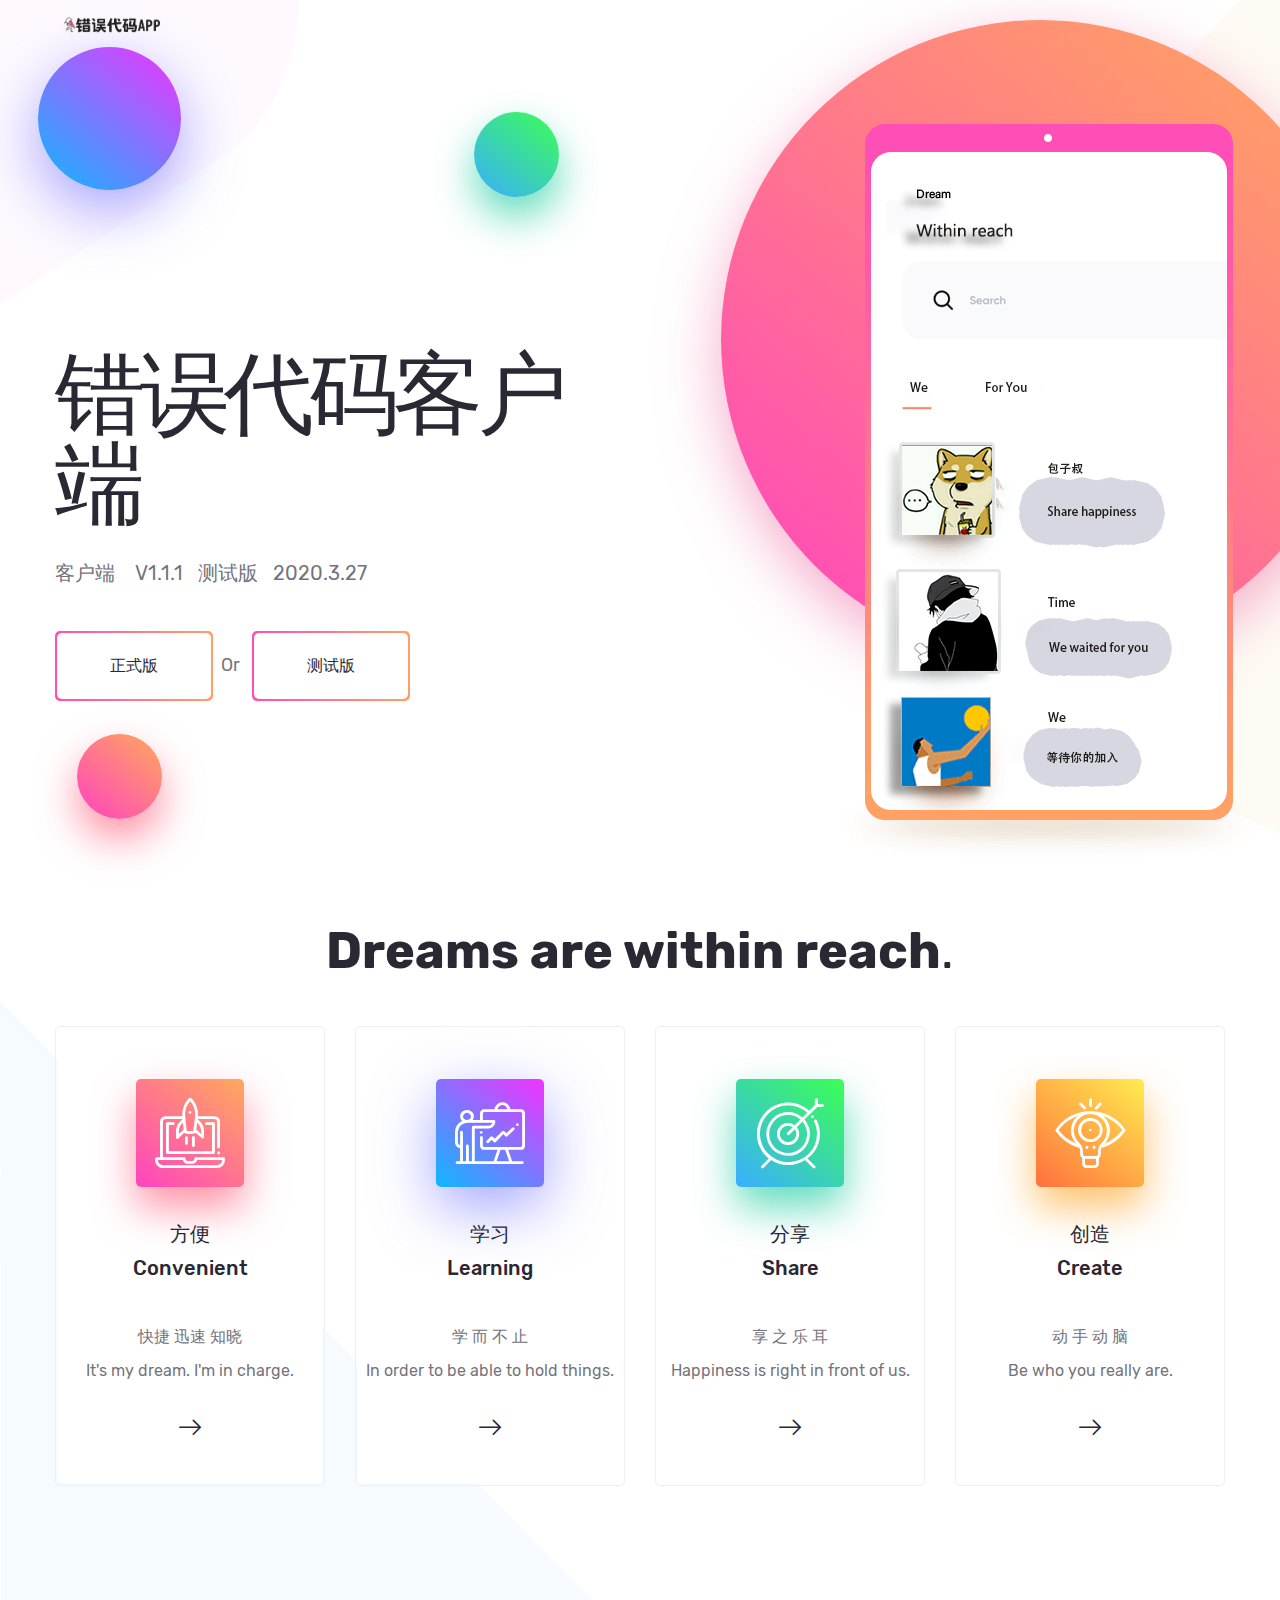
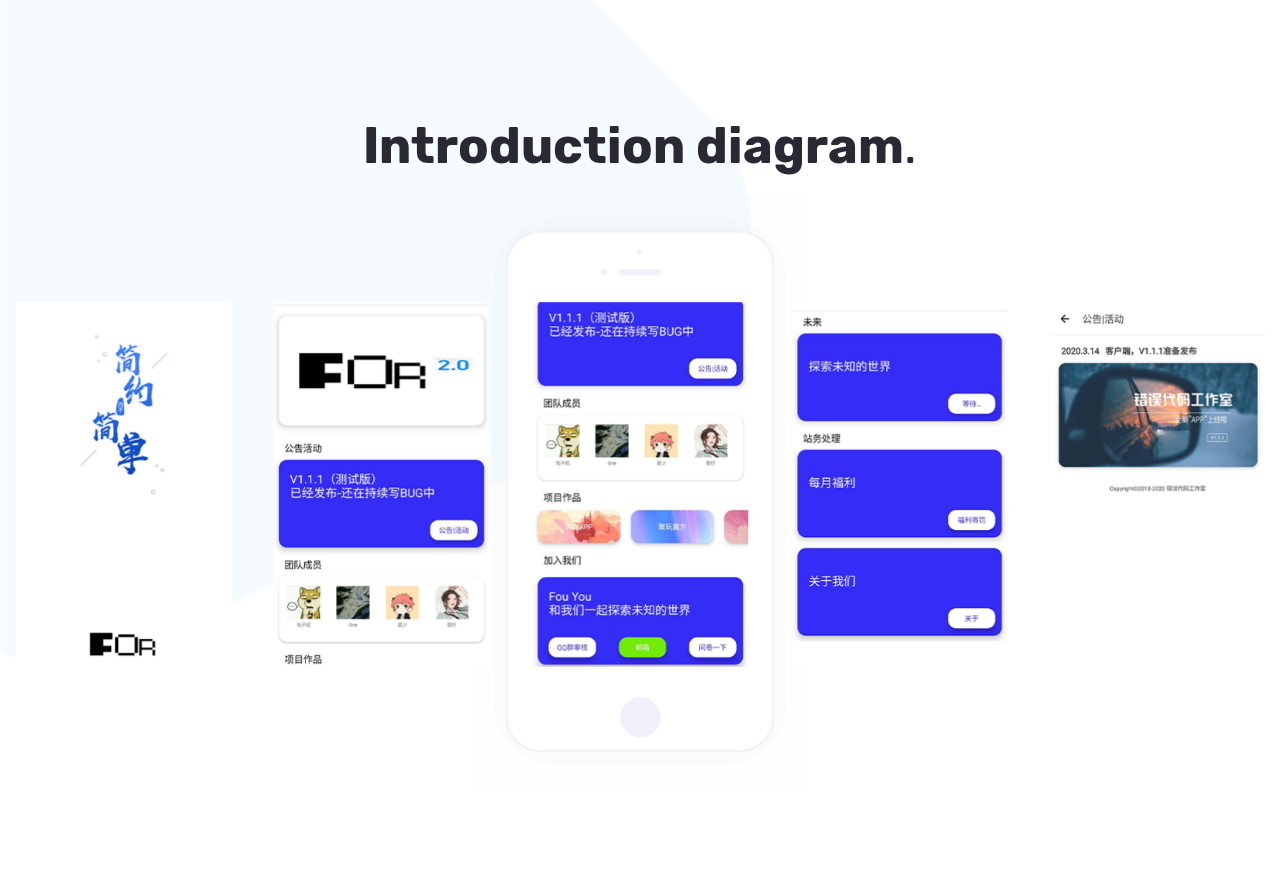
<file: app/index.html>
<!DOCTYPE html>
<html lang="en">
<head>
<meta charset="UTF-8">
<meta name="viewport" content="width=device-width, initial-scale=1.0">
<meta http-equiv="X-UA-Compatible" content="ie=edge">
<title>客户端 || 错误代码工作室 </title>
<link rel="apple-touch-icon" sizes="180x180" href="assets/images/favicons/apple-touch-icon.png">
<link rel="icon" type="image/png" sizes="32x32" href="assets/images/favicons/favicon-32x32.png">
<link rel="icon" type="image/png" sizes="16x16" href="assets/images/favicons/favicon-16x16.png">
<link rel="manifest" href="assets/images/favicons/site.webmanifest">
<!-- plugin scripts -->
<link href="static/css/1f2f71c35b8b4f61ba7ec75ac417114b.css" rel="stylesheet">
<link rel="stylesheet" href="static/css/animate.min.css">
<link rel="stylesheet" href="static/css/bootstrap.min.css">
<link rel="stylesheet" href="static/css/owl.carousel.min.css">
<link rel="stylesheet" href="static/css/owl.theme.default.min.css">
<link rel="stylesheet" href="static/css/magnific-popup.css">
<link rel="stylesheet" href="static/css/font-awesome.min.css">
<link rel="stylesheet" href="static/css/swiper.min.css">
<link rel="stylesheet" href="static/css/style.css">
<!-- template styles -->
<link rel="stylesheet" href="static/css/style_1.css">
<link rel="stylesheet" href="static/css/responsive.css">
</head>
<body>
<div class="preloader">
<img src="static/picture/logo.png" class="preloader__image" alt="">
</div>
<!-- /.preloader -->
<div class="page-wrapper">
<header class="site-header site-header__header-one ">
<div class="container clearfix">
<!-- Brand and toggle get grouped for better mobile display -->
<div class="logo-box clearfix">
<a class="navbar-brand" href="index.html">
<img src="static/picture/logo1.png" class="main-logo" width="119" alt="Awesome Image" />
</a>
</div>
</header>
<style>
.banner-one1 {  padding: 18px 55px;}
</style>
<section class="banner-one" id="banner">
<span class="banner-one__shape-1"></span>
<span class="banner-one__shape-2"></span>
<span class="banner-one__shape-3"></span>
<span class="banner-one__shape-4"></span>
<div class="container">
<div class="banner-one__moc">
<img src="static/picture/banner.png" alt="Awesome Image" />
</div>
<!-- /.banner-one__moc -->
<div class="row">
<div class="col-xl-6 col-lg-8">
<div class="banner-one__content">
<h3 class="banner-one__title">错误代码客户端</h3>
<!-- /.banner-one__title -->
<p class="banner-one__text">客户端&nbsp;&nbsp;&nbsp;&nbsp;<span>V1.1.1</span>&nbsp;&nbsp;&nbsp;<span>测试版</span>&nbsp;&nbsp;&nbsp;<span>2020.3.27</span></p>
<!-- /.banner-one__text -->
<a href="#" class="banner-one__btn thm-btn ">
<span>正式版</span></a>&nbsp;&nbsp;Or&nbsp;&nbsp;
<a href="/V1.1.1.apk" class="banner-one__btn thm-btn ">
<span>测试版</span></a>
<!-- /.thm-btn --></div>
<!-- /.banner-one__content --></div>
<!-- /.col-lg-6 --></div><!-- /.row -->
</div><!-- /.container --></section><!-- /.banner-one -->

<section class="service-one" id="features">
<div class="container">
<div class="block-title text-center">
<h2 class="block-title__title"><span>Dreams are within reach</span>.</h2>
<!-- /.block-title__title --></div><!-- /.block-title -->
<div class="row">
<div class="col-lg-3 col-md-6 col-sm-12 wow fadeInUp" data-wow-duration="1500ms">
<div class="service-one__single text-center">
<div class="service-one__inner">
<i class="service-one__icon dimon-icon-laptop"></i>
<h3><a href="#">方便 <br>Convenient</a></h3><p>快捷 迅速 知晓<br>It's my dream. I'm in charge. <br></p>
<a href="#" class="service-one__link"><i class="dimon-icon-right-arrow"></i></a></div>
<!-- /.service-one__inner --></div><!-- /.service-one__single --></div><!-- /.col-lg-3 col-md-6 col-sm-12 -->
<div class="col-lg-3 col-md-6 col-sm-12 wow fadeInDown" data-wow-duration="1500ms">
<div class="service-one__single text-center">
<div class="service-one__inner">
<i class="service-one__icon dimon-icon-presentation"></i><h3><a href="#">学习<br>Learning</a></h3><p>学 而 不 止 <br>In order to be able to hold things. <br></p>
<a href="#" class="service-one__link"><i class="dimon-icon-right-arrow"></i></a></div>
<!-- /.service-one__inner --></div><!-- /.service-one__single --></div><!-- /.col-lg-3 col-md-6 col-sm-12 -->
<div class="col-lg-3 col-md-6 col-sm-12 wow fadeInUp" data-wow-duration="1500ms">
<div class="service-one__single text-center"><div class="service-one__inner">
<i class="service-one__icon dimon-icon-target"></i><h3><a href="#">分享<br>Share</a></h3><p>享 之 乐 耳<br>Happiness is right in front of us.<br></p>
<a href="#" class="service-one__link"><i class="dimon-icon-right-arrow"></i></a></div>
<!-- /.service-one__inner --></div><!-- /.service-one__single --></div><!-- /.col-lg-3 col-md-6 col-sm-12 -->
<div class="col-lg-3 col-md-6 col-sm-12 wow fadeInDown" data-wow-duration="1500ms">
<div class="service-one__single text-center">
<div class="service-one__inner">
<i class="service-one__icon dimon-icon-visualization"></i><h3>
<a href="#">创造<br>Create</a></h3><p>动 手 动 脑 <br>Be who you really are.<br></p>
<a href="#" class="service-one__link"><i class="dimon-icon-right-arrow"></i></a></div>
<!-- /.service-one__inner --></div><!-- /.service-one__single --></div><!-- /.col-lg-3 col-md-6 col-sm-12 --></div><!-- /.row --></div><!-- /.container --></section><!-- /.service-one -->




<section class="app-shot-one" id="screenshots"><img src="static/picture/app-shot-bg.png" alt="Awesome Image" class="app-shot-one__bg" />
<div class="container-fluid">
<div class="block-title text-center">
<h2 class="block-title__title"><span>Introduction diagram</span>.</h2><!-- /.block-title__title --></div><!-- /.block-title -->
<div class="app-shot-one__carousel owl-theme owl-carousel">
<div class="item"><img src="static/picture/1.png" alt=""></div><!-- /.item -->
<div class="item"><img src="static/picture/2.png" alt=""></div><!-- /.item -->
<div class="item"><img src="static/picture/3.png" alt=""></div><!-- /.item -->
<div class="item"><img src="static/picture/4.png" alt=""></div><!-- /.item -->
<div class="item"><img src="static/picture/5.png" alt=""></div><!-- /.item -->
<div class="item"><img src="static/picture/1.png" alt=""></div><!-- /.item -->
<div class="item"><img src="static/picture/2.png" alt=""></div><!-- /.item -->
<div class="item"><img src="static/picture/3.png" alt=""></div><!-- /.item -->
<div class="item"><img src="static/picture/4.png" alt=""></div><!-- /.item -->
<div class="item"><img src="static/picture/5.png" alt=""></div><!-- /.item -->
<div class="item"><img src="static/picture/1.png" alt=""></div><!-- /.item -->
<div class="item"><img src="static/picture/2.png" alt=""></div><!-- /.item -->
<div class="item"><img src="static/picture/3.png" alt=""></div><!-- /.item -->
<div class="item"><img src="static/picture/4.png" alt=""></div><!-- /.item -->
<div class="item"><img src="static/picture/5.png" alt=""></div><!-- /.item -->
</div><!-- /.app-shot-one__carousel owl-theme owl-carousel --></div><!-- /.container-fluid --></section><!-- /.app-shot-one -->


<a href="#" data-target="html" class="scroll-to-target scroll-to-top">
<i class="fa fa-angle-up"></i></a><script src="static/js/jquery.min.js"></script>
<script src="static/js/bootstrap.min.js"></script><script src="static/js/owl.carousel.min.js"></script>
<script src="static/js/waypoints.min.js"></script><script src="static/js/jquery.counterup.min.js"></script>
<script src="static/js/tweenmax.min.js"></script><script src="static/js/wow.js"></script><script src="static/js/jquery.magnific-popup.min.js"></script>
<script src="static/js/jquery.ajaxchimp.min.js"></script>
<script src="static/js/swiper.min.js"></script><script src="static/js/jquery.easing.min.js"></script>
<!-- template scripts -->
<script src="static/js/theme.js"></script></body></html>
</file>
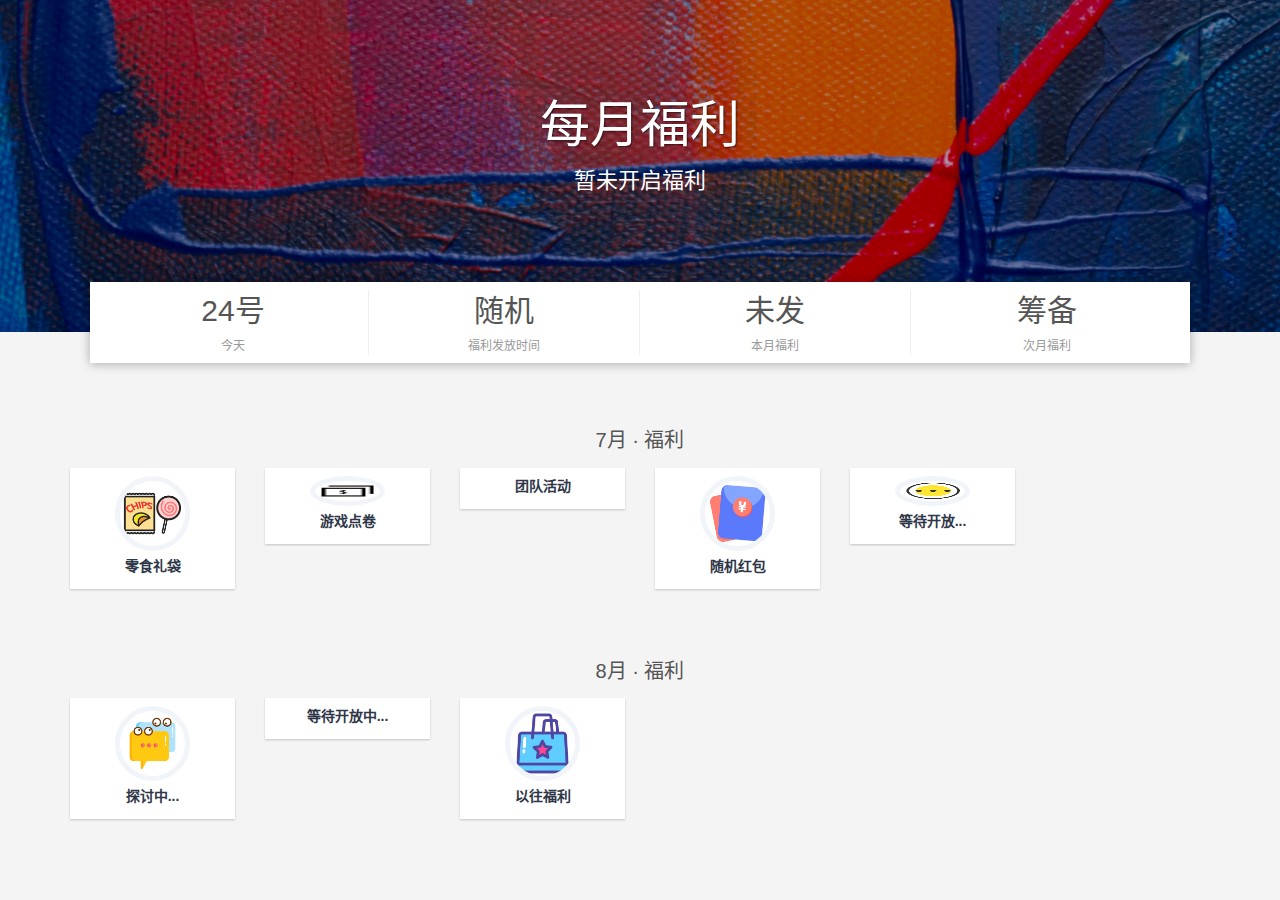
<file: welfare/index.html>
﻿<!DOCTYPE html>
<html lang="zh-CN">
<head>
<base target="_blank">
<meta charset="utf-8">
<meta http-equiv="X-UA-Compatible" content="IE=edge">
<meta name="viewport" content="width=device-width, initial-scale=1, maximum-scale=1, user-scalable=no">
<title>加入错误代码 - 梦在前方，BUG不止！</title>
<meta name="description" content="错误代码工作室，学习使人不停止BUG，For不过只是循环罢了！" />  
<meta name="keywords" content="错误代码工作室,科学上网,网页浏览,协作办公,绅士导航,邪恶导航,福利导航,老司机导航,在线工具,密码管理,云端存储,博客大全" />
<link rel="shortcut icon" href="picture/logo.png" type="image/png">
<link rel="stylesheet" href="css/bootstrap.min.css">
<link rel="stylesheet" href="css/a.css">
<!-- HTML5 shim and Respond.js for IE8 support of HTML5 elements and media queries -->
<!-- WARNING: Respond.js doesn't work if you view the page via file:// -->
<!--[if lt IE 9]>
<script src="js/html5shiv.min.js"></script>
<script src="js/respond.min.js"></script>
<![endif]-->

<!-- <script type="text/javascript">
var url = window.location.href;        
if (url.indexOf("https") < 0) {        
url = url.replace("http:", "https:");        
window.location.replace(url);        
}</script> -->

</head>
<body>
<div class="tc container-fluid topic-header mb15" style="background:url(images/福利1.png) center;">
  <div style="padding:100px 0 140px 0; background:rgba(0,0,0,0.3);">
    <div class="lh-full" style="color:#FFF;text-shadow: 1px 1px 2px rgba(0,0,0,0.6);font-size:50px;">每月福利</div>
    <div class="lh-full" style="margin-top:20px;font-size:22px;color:#FFF;">暂未开启福利</div>
  </div>
</div>

<div class="tc" style="margin-top:-65px;margin-bottom:30px;">
  <div class="bg-white inline-block pd15 box-shadow-lg" style="font-size:30px; font-weight:300;max-width:1100px;width:95%;">
  <div style="width:25%;float:left;border-right:1px solid #EEE;"><script type="text/javascript">var d = new Date()
document.write(d.getDate())</script>号<span class="mt5 block fc-gray-md f12">今天</span>
  </div>
  <div style="width:25%;float:left;border-right:1px solid #EEE;">随机<span class="mt5 block fc-gray-md f12">福利发放时间</span>
  </div>
  <div style="width:25%;float:left;border-right:1px solid #EEE;">未发<span class="mt5 block fc-gray-md f12">本月福利</span>
  </div>
  <div style="width:25%;float:left;">筹备<span class="mt5 block fc-gray-md f12">次月福利</span>
  </div>
</div>
</div>


<!-- 错误团队福利 -->
<div class="container">
  <div class="row mt20 mb20">
    <div class="f20 pd15 mb10"><center>
	<script type="text/javascript">
var today=new Date();
var mon=today.getMonth()+1 ;
document.write(mon);
</script>月 · 福利</center></div>
    <div class="col-xs-6 col-sm-3 col-md-2 mb20">
      <a class="box-cell block tc pd15" href="#" title="规划中">
        <img class="w75 img-circle border-5 mb10" alt="规划中" src="picture/零食.png"/>
        <div class="f14 b mb10 tc">零食礼袋</div>
      </a>
    </div>
    <div class="col-xs-6 col-sm-3 col-md-2 mb20">
      <a class="box-cell block tc pd15" href="#" title="#">
        <img class="w75 img-circle border-5 mb10" alt="" src="picture/游戏币11.png" width="50" height="30"/>
        <div class="f14 b mb10 tc">游戏点卷</div>
      </a>
    </div>
    <div class="col-xs-6 col-sm-3 col-md-2 mb20">
      <a class="box-cell block tc pd15" href="#" title="#">

        <div class="f14 b mb10 tc">团队活动</div>
      </a>
    </div>
    <div class="col-xs-6 col-sm-3 col-md-2 mb20">
      <a class="box-cell block tc pd15" href="#" title="规划中">
        <img class="w75 img-circle border-5 mb10" alt="规划中" src="picture/红包.png"/>
        <div class="f14 b mb10 tc">随机红包</div>
      </a>
    </div>
    <div class="col-xs-6 col-sm-3 col-md-2 mb20">
      <a class="box-cell block tc pd15" href="#" title="规划中">
        <img class="w75 img-circle border-5 mb10" alt="规划中" src="picture/等待.png" width="50" height="30"/>
        <div class="f14 b mb10 tc">等待开放...</div>
      </a>
    </div>


  </div>
</div>

<!-- 加入错误代码工作室 -->
<div class="container">
  <div class="row mt20 mb20">
    <div class="f20 pd15 mb10"><center>
	<script type="text/javascript">
var today=new Date();
var mon=today.getMonth()+2 ;
document.write(mon);
</script>月 · 福利</center></div>

    <div class="col-xs-6 col-sm-3 col-md-2 mb20">
      <a class="box-cell block tc pd15" href="#" title="规划中">
        <img class="w75 img-circle border-5 mb10" alt="规划中" src="picture/讨论.png"/>
        <div class="f14 b mb10 tc">探讨中...</div>
      </a>
    </div>
<div class="col-xs-6 col-sm-3 col-md-2 mb20">
      <a class="box-cell block tc pd15" href="#" title="#">

        <div class="f14 b mb10 tc">等待开放中...</div>
      </a>
    </div>
	<div class="col-xs-6 col-sm-3 col-md-2 mb20">
      <a class="box-cell block tc pd15" href="#" title="#">
        <img class="w75 img-circle border-5 mb10" alt="" src="picture/1福利.png"/>
        <div class="f14 b mb10 tc">以往福利</div>
      </a>
    </div>
  </div>
</div>

<script type="text/javascript" src="js/jquery.min.js"></script>
<script type="text/javascript" src="js/bootstrap.min.js"></script>

</body>
</html>
</file>
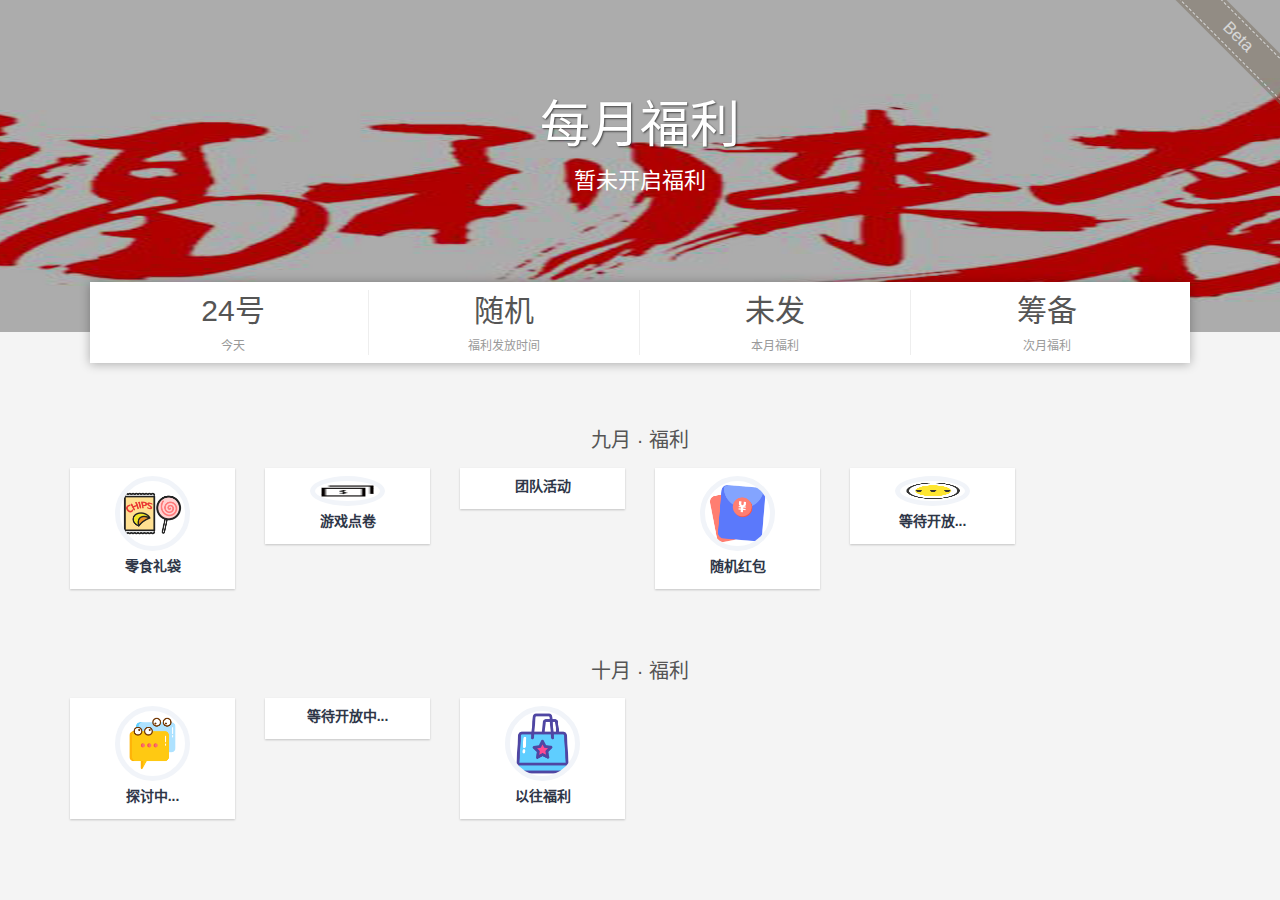
<file: welfare/index11.html>
﻿<!DOCTYPE html>
<html lang="zh-CN">
<head>
<base target="_blank">
<meta charset="utf-8">
<meta http-equiv="X-UA-Compatible" content="IE=edge">
<meta name="viewport" content="width=device-width, initial-scale=1, maximum-scale=1, user-scalable=no">
<title>加入错误代码 - 梦在前方，BUG不止！</title>
<meta name="description" content="错误代码工作室，学习使人不停止BUG，For不过只是循环罢了！" />  
<meta name="keywords" content="错误代码工作室,科学上网,网页浏览,协作办公,绅士导航,邪恶导航,福利导航,老司机导航,在线工具,密码管理,云端存储,博客大全" />
<link rel="shortcut icon" href="picture/logo.png" type="image/png">
<link rel="stylesheet" href="css/bootstrap.min.css">
<link rel="stylesheet" href="css/a.css">
<!-- HTML5 shim and Respond.js for IE8 support of HTML5 elements and media queries -->
<!-- WARNING: Respond.js doesn't work if you view the page via file:// -->
<!--[if lt IE 9]>
<script src="js/html5shiv.min.js"></script>
<script src="js/respond.min.js"></script>
<![endif]-->

<!-- <script type="text/javascript">
var url = window.location.href;        
if (url.indexOf("https") < 0) {        
url = url.replace("http:", "https:");        
window.location.replace(url);        
}</script> -->

</head>
<body>
<style>
.wrap{width:100%;height:100%;position:absolute;top:-8px;left:8px;overflow:hidden;font-size:17px;font-weight:400;color:#fff;opacity:0.5;-webkit-transition:.3s ease all;-moz-transition:.3s ease all;-ms-transition:.3s ease all;-o-transition:.3s ease all;transition:.3s ease all;}
.wrap:hover{opacity:0.9;}.wraps{display:inline-block;text-align:center;width:200px;height:30px;line-height:27px;position:absolute;top:30px;right:-50px;z-index:2;overflow:hidden;transform:rotate(45deg);-ms-transform:rotate(45deg);-moz-transform:rotate(45deg);-webkit-transform:rotate(45deg);-o-transform:rotate(45deg);border:1px dashed;box-shadow:0 0 0 3px #796E5D,0px 21px 5px -18px rgba(0,0,0,0.6);background:#796E5D;}

</style>
<div class="wrap"><span class="wraps">Beta</span></div>
<div class="tc container-fluid topic-header mb15" style="background:url(images/福利.png) center;">
  <div style="padding:100px 0 140px 0; background:rgba(0,0,0,0.3);">
    <div class="lh-full" style="color:#FFF;text-shadow: 1px 1px 2px rgba(0,0,0,0.6);font-size:50px;">每月福利</div>
    <div class="lh-full" style="margin-top:20px;font-size:22px;color:#FFF;">暂未开启福利</div>
  </div>
</div>

<div class="tc" style="margin-top:-65px;margin-bottom:30px;">
  <div class="bg-white inline-block pd15 box-shadow-lg" style="font-size:30px; font-weight:300;max-width:1100px;width:95%;">
  <div style="width:25%;float:left;border-right:1px solid #EEE;"><script type="text/javascript">var d = new Date()
document.write(d.getDate())</script>号<span class="mt5 block fc-gray-md f12">今天</span>
  </div>
  <div style="width:25%;float:left;border-right:1px solid #EEE;">随机<span class="mt5 block fc-gray-md f12">福利发放时间</span>
  </div>
  <div style="width:25%;float:left;border-right:1px solid #EEE;">未发<span class="mt5 block fc-gray-md f12">本月福利</span>
  </div>
  <div style="width:25%;float:left;">筹备<span class="mt5 block fc-gray-md f12">次月福利</span>
  </div>
</div>
</div>


<!-- 错误团队福利 -->
<div class="container">
  <div class="row mt20 mb20">
    <div class="f20 pd15 mb10"><center>九月 · 福利</center></div>
    <div class="col-xs-6 col-sm-3 col-md-2 mb20">
      <a class="box-cell block tc pd15" href="#" title="规划中">
        <img class="w75 img-circle border-5 mb10" alt="规划中" src="picture/零食.png"/>
        <div class="f14 b mb10 tc">零食礼袋</div>
      </a>
    </div>
    <div class="col-xs-6 col-sm-3 col-md-2 mb20">
      <a class="box-cell block tc pd15" href="#" title="#">
        <img class="w75 img-circle border-5 mb10" alt="" src="picture/游戏币11.png" width="50" height="30"/>
        <div class="f14 b mb10 tc">游戏点卷</div>
      </a>
    </div>
    <div class="col-xs-6 col-sm-3 col-md-2 mb20">
      <a class="box-cell block tc pd15" href="#" title="#">

        <div class="f14 b mb10 tc">团队活动</div>
      </a>
    </div>
    <div class="col-xs-6 col-sm-3 col-md-2 mb20">
      <a class="box-cell block tc pd15" href="#" title="规划中">
        <img class="w75 img-circle border-5 mb10" alt="规划中" src="picture/红包.png"/>
        <div class="f14 b mb10 tc">随机红包</div>
      </a>
    </div>
    <div class="col-xs-6 col-sm-3 col-md-2 mb20">
      <a class="box-cell block tc pd15" href="#" title="规划中">
        <img class="w75 img-circle border-5 mb10" alt="规划中" src="picture/等待.png" width="50" height="30"/>
        <div class="f14 b mb10 tc">等待开放...</div>
      </a>
    </div>


  </div>
</div>

<!-- 加入错误代码工作室 -->
<div class="container">
  <div class="row mt20 mb20">
    <div class="f20 pd15 mb10"><center>十月 · 福利</center></div>

    <div class="col-xs-6 col-sm-3 col-md-2 mb20">
      <a class="box-cell block tc pd15" href="#" title="规划中">
        <img class="w75 img-circle border-5 mb10" alt="规划中" src="picture/讨论.png"/>
        <div class="f14 b mb10 tc">探讨中...</div>
      </a>
    </div>
<div class="col-xs-6 col-sm-3 col-md-2 mb20">
      <a class="box-cell block tc pd15" href="#" title="#">

        <div class="f14 b mb10 tc">等待开放中...</div>
      </a>
    </div>
	<div class="col-xs-6 col-sm-3 col-md-2 mb20">
      <a class="box-cell block tc pd15" href="#" title="#">
        <img class="w75 img-circle border-5 mb10" alt="" src="picture/1福利.png"/>
        <div class="f14 b mb10 tc">以往福利</div>
      </a>
    </div>
  </div>
</div>

<script type="text/javascript" src="js/jquery.min.js"></script>
<script type="text/javascript" src="js/bootstrap.min.js"></script>

</body>
</html>
</file>
<file: app/static/css/1f2f71c35b8b4f61ba7ec75ac417114b.css>
/* cyrillic */
@font-face {
  font-family: 'Rubik';
  font-style: normal;
  font-weight: 300;
  font-display: swap;
  src: local('Rubik Light'), local('Rubik-Light'), url(../fonts/ijwhbxyifdniv7fqj2mz8wdm7q.woff2) format('woff2');
  unicode-range: U+0400-045F, U+0490-0491, U+04B0-04B1, U+2116;
}
/* hebrew */
@font-face {
  font-family: 'Rubik';
  font-style: normal;
  font-weight: 300;
  font-display: swap;
  src: local('Rubik Light'), local('Rubik-Light'), url(../fonts/ijwhbxyifdniv7fqj2mf8wdm7q.woff2) format('woff2');
  unicode-range: U+0590-05FF, U+20AA, U+25CC, U+FB1D-FB4F;
}
/* latin-ext */
@font-face {
  font-family: 'Rubik';
  font-style: normal;
  font-weight: 300;
  font-display: swap;
  src: local('Rubik Light'), local('Rubik-Light'), url(../fonts/ijwhbxyifdniv7fqj2mt8wdm7q.woff2) format('woff2');
  unicode-range: U+0100-024F, U+0259, U+1E00-1EFF, U+2020, U+20A0-20AB, U+20AD-20CF, U+2113, U+2C60-2C7F, U+A720-A7FF;
}
/* latin */
@font-face {
  font-family: 'Rubik';
  font-style: normal;
  font-weight: 300;
  font-display: swap;
  src: local('Rubik Light'), local('Rubik-Light'), url(../fonts/ijwhbxyifdniv7fqj2md8wa.woff2) format('woff2');
  unicode-range: U+0000-00FF, U+0131, U+0152-0153, U+02BB-02BC, U+02C6, U+02DA, U+02DC, U+2000-206F, U+2074, U+20AC, U+2122, U+2191, U+2193, U+2212, U+2215, U+FEFF, U+FFFD;
}
/* cyrillic */
@font-face {
  font-family: 'Rubik';
  font-style: normal;
  font-weight: 400;
  font-display: swap;
  src: local('Rubik'), local('Rubik-Regular'), url(../fonts/ijwkbxyifdniv7nfrxyi0a.woff2) format('woff2');
  unicode-range: U+0400-045F, U+0490-0491, U+04B0-04B1, U+2116;
}
/* hebrew */
@font-face {
  font-family: 'Rubik';
  font-style: normal;
  font-weight: 400;
  font-display: swap;
  src: local('Rubik'), local('Rubik-Regular'), url(../fonts/ijwkbxyifdniv7ndrxyi0a.woff2) format('woff2');
  unicode-range: U+0590-05FF, U+20AA, U+25CC, U+FB1D-FB4F;
}
/* latin-ext */
@font-face {
  font-family: 'Rubik';
  font-style: normal;
  font-weight: 400;
  font-display: swap;
  src: local('Rubik'), local('Rubik-Regular'), url(../fonts/ijwkbxyifdniv7nprxyi0a.woff2) format('woff2');
  unicode-range: U+0100-024F, U+0259, U+1E00-1EFF, U+2020, U+20A0-20AB, U+20AD-20CF, U+2113, U+2C60-2C7F, U+A720-A7FF;
}
/* latin */
@font-face {
  font-family: 'Rubik';
  font-style: normal;
  font-weight: 400;
  font-display: swap;
  src: local('Rubik'), local('Rubik-Regular'), url(../fonts/ijwkbxyifdniv7nbrxw.woff2) format('woff2');
  unicode-range: U+0000-00FF, U+0131, U+0152-0153, U+02BB-02BC, U+02C6, U+02DA, U+02DC, U+2000-206F, U+2074, U+20AC, U+2122, U+2191, U+2193, U+2212, U+2215, U+FEFF, U+FFFD;
}
/* cyrillic */
@font-face {
  font-family: 'Rubik';
  font-style: normal;
  font-weight: 500;
  font-display: swap;
  src: local('Rubik Medium'), local('Rubik-Medium'), url(../fonts/ijwhbxyifdniv7eyjmmz8wdm7q.woff2) format('woff2');
  unicode-range: U+0400-045F, U+0490-0491, U+04B0-04B1, U+2116;
}
/* hebrew */
@font-face {
  font-family: 'Rubik';
  font-style: normal;
  font-weight: 500;
  font-display: swap;
  src: local('Rubik Medium'), local('Rubik-Medium'), url(../fonts/ijwhbxyifdniv7eyjmmf8wdm7q.woff2) format('woff2');
  unicode-range: U+0590-05FF, U+20AA, U+25CC, U+FB1D-FB4F;
}
/* latin-ext */
@font-face {
  font-family: 'Rubik';
  font-style: normal;
  font-weight: 500;
  font-display: swap;
  src: local('Rubik Medium'), local('Rubik-Medium'), url(../fonts/ijwhbxyifdniv7eyjmmt8wdm7q.woff2) format('woff2');
  unicode-range: U+0100-024F, U+0259, U+1E00-1EFF, U+2020, U+20A0-20AB, U+20AD-20CF, U+2113, U+2C60-2C7F, U+A720-A7FF;
}
/* latin */
@font-face {
  font-family: 'Rubik';
  font-style: normal;
  font-weight: 500;
  font-display: swap;
  src: local('Rubik Medium'), local('Rubik-Medium'), url(../fonts/ijwhbxyifdniv7eyjmmd8wa.woff2) format('woff2');
  unicode-range: U+0000-00FF, U+0131, U+0152-0153, U+02BB-02BC, U+02C6, U+02DA, U+02DC, U+2000-206F, U+2074, U+20AC, U+2122, U+2191, U+2193, U+2212, U+2215, U+FEFF, U+FFFD;
}
/* cyrillic */
@font-face {
  font-family: 'Rubik';
  font-style: normal;
  font-weight: 700;
  font-display: swap;
  src: local('Rubik Bold'), local('Rubik-Bold'), url(../fonts/ijwhbxyifdniv7f6igmz8wdm7q.woff2) format('woff2');
  unicode-range: U+0400-045F, U+0490-0491, U+04B0-04B1, U+2116;
}
/* hebrew */
@font-face {
  font-family: 'Rubik';
  font-style: normal;
  font-weight: 700;
  font-display: swap;
  src: local('Rubik Bold'), local('Rubik-Bold'), url(../fonts/ijwhbxyifdniv7f6igmf8wdm7q.woff2) format('woff2');
  unicode-range: U+0590-05FF, U+20AA, U+25CC, U+FB1D-FB4F;
}
/* latin-ext */
@font-face {
  font-family: 'Rubik';
  font-style: normal;
  font-weight: 700;
  font-display: swap;
  src: local('Rubik Bold'), local('Rubik-Bold'), url(../fonts/ijwhbxyifdniv7f6igmt8wdm7q.woff2) format('woff2');
  unicode-range: U+0100-024F, U+0259, U+1E00-1EFF, U+2020, U+20A0-20AB, U+20AD-20CF, U+2113, U+2C60-2C7F, U+A720-A7FF;
}
/* latin */
@font-face {
  font-family: 'Rubik';
  font-style: normal;
  font-weight: 700;
  font-display: swap;
  src: local('Rubik Bold'), local('Rubik-Bold'), url(../fonts/ijwhbxyifdniv7f6igmd8wa.woff2) format('woff2');
  unicode-range: U+0000-00FF, U+0131, U+0152-0153, U+02BB-02BC, U+02C6, U+02DA, U+02DC, U+2000-206F, U+2074, U+20AC, U+2122, U+2191, U+2193, U+2212, U+2215, U+FEFF, U+FFFD;
}
/* cyrillic */
@font-face {
  font-family: 'Rubik';
  font-style: normal;
  font-weight: 900;
  font-display: swap;
  src: local('Rubik Black'), local('Rubik-Black'), url(../fonts/ijwhbxyifdniv7fcimmz8wdm7q.woff2) format('woff2');
  unicode-range: U+0400-045F, U+0490-0491, U+04B0-04B1, U+2116;
}
/* hebrew */
@font-face {
  font-family: 'Rubik';
  font-style: normal;
  font-weight: 900;
  font-display: swap;
  src: local('Rubik Black'), local('Rubik-Black'), url(../fonts/ijwhbxyifdniv7fcimmf8wdm7q.woff2) format('woff2');
  unicode-range: U+0590-05FF, U+20AA, U+25CC, U+FB1D-FB4F;
}
/* latin-ext */
@font-face {
  font-family: 'Rubik';
  font-style: normal;
  font-weight: 900;
  font-display: swap;
  src: local('Rubik Black'), local('Rubik-Black'), url(../fonts/ijwhbxyifdniv7fcimmt8wdm7q.woff2) format('woff2');
  unicode-range: U+0100-024F, U+0259, U+1E00-1EFF, U+2020, U+20A0-20AB, U+20AD-20CF, U+2113, U+2C60-2C7F, U+A720-A7FF;
}
/* latin */
@font-face {
  font-family: 'Rubik';
  font-style: normal;
  font-weight: 900;
  font-display: swap;
  src: local('Rubik Black'), local('Rubik-Black'), url(../fonts/ijwhbxyifdniv7fcimmd8wa.woff2) format('woff2');
  unicode-range: U+0000-00FF, U+0131, U+0152-0153, U+02BB-02BC, U+02C6, U+02DA, U+02DC, U+2000-206F, U+2074, U+20AC, U+2122, U+2191, U+2193, U+2212, U+2215, U+FEFF, U+FFFD;
}
</file>
<file: app/static/css/style.css>
@font-face {  font-family: 'dimon-icon';  src:  url('../fonts/dimon-icon.eot');  src:  url('../fonts/dimon-icon.eot') format('embedded-opentype'),    url('../fonts/dimon-icon.ttf') format('truetype'),    url('../fonts/dimon-icon.woff') format('woff'),    url('../fonts/dimon-icon.svg') format('svg');  font-weight: normal;  font-style: normal;  font-display: block;}[class^="dimon-icon-"], [class*=" dimon-icon-"] {  /* use !important to prevent issues with browser extensions that change fonts */  font-family: 'dimon-icon' !important;  speak: none;  font-style: normal;  font-weight: normal;  font-variant: normal;  text-transform: none;  line-height: 1;  /* Better Font Rendering =========== */  -webkit-font-smoothing: antialiased;  -moz-osx-font-smoothing: grayscale;}.dimon-icon-data1:before {  content: "\e908";}.dimon-icon-data:before {  content: "\e909";}.dimon-icon-human-resources:before {  content: "\e900";}.dimon-icon-laptop:before {  content: "\e901";}.dimon-icon-left-arrow:before {  content: "\e902";}.dimon-icon-right-arrow:before {  content: "\e90a";}.dimon-icon-presentation:before {  content: "\e903";}.dimon-icon-strategy:before {  content: "\e904";}.dimon-icon-target:before {  content: "\e905";}.dimon-icon-training:before {  content: "\e906";}.dimon-icon-visualization:before {  content: "\e907";}
</file>
<file: app/static/css/style_1.css>
/***************************************************************************************************************||||||||||||||||||||||||||||            MASTER STYLESHEET FOR DIMON         ||||||||||||||||||||||||||||||||||||****************************************************************************************************************||||||||||||||||||||||||||||              TABLE OF CONTENT                  ||||||||||||||||||||||||||||||||||||********************************************************************************************************************************************************************************************************************************* 1. common styles* 2. header styles* 3. banner styles* 4. blog styles* 5. sidebar styles* 6. footer styles* 7. inner-banner styles* 8. video styles* 9. brand styles* 10. mailchimp styles* 11. accrodion styles* 12. fact styles* 13. testimonials styles* 14. pricing styles* 15. cta styles* 16. service styles* 17. app-shot styles    更多：http://www.bootstrapmb.com/****************************************************************************************************************||||||||||||||||||||||||||||            End TABLE OF CONTENT                ||||||||||||||||||||||||||||||||||||****************************************************************************************************************//** 1. common styles*/body {  font-family: "Rubik";  color: #74727a;  font-size: 18px;  line-height: 34px;}a:active,a:hover,a:focus,a:visited {  text-decoration: none;}.page-wrapper {  position: relative;  margin: 0 auto;  width: 100%;  min-width: 300px;  overflow: hidden;}.thm-base-bg {  background-color: #ff4eb5;}.thm-base-bg-2 {  background-color: #ffa065;}.thm-gray-bg {  background-color: #fefbf4;}@media (min-width: 1200px) {  .container {    max-width: 1200px;  }}.block-title {  margin-bottom: 45px;}.block-title__title {  margin: 0;  margin-top: -10px;  font-size: 50px;  font-weight: 400;  color: #2a2833;  line-height: 1.2em;}.block-title__title span {  font-weight: 700;}.thm-btn {  border: none;  display: inline-block;  vertical-align: middle;  outline: none;  font-size: 16px;  font-weight: 500;  color: #2a2833;  padding: 13px 41px;  border-radius: 5px;  -webkit-transition: background .4s ease, color .4s ease;  transition: background .4s ease, color .4s ease;  background-image: -webkit-gradient(linear, left top, right top, from(#ff4eb5), to(#ffa065));  background-image: linear-gradient(90deg, #ff4eb5 0%, #ffa065 100%);  position: relative;}.thm-btn:before {  content: '';  position: absolute;  top: 2px;  right: 2px;  bottom: 2px;  left: 2px;  border-radius: 5px;  background-color: #fff;  -webkit-transform: scaleX(1);          transform: scaleX(1);  -webkit-transition: -webkit-transform .4s ease;  transition: -webkit-transform .4s ease;  transition: transform .4s ease;  transition: transform .4s ease, -webkit-transform .4s ease;}.thm-btn span {  position: relative;}.thm-btn:hover {  color: #fff;}.thm-btn:hover:before {  -webkit-transform: scaleX(0);          transform: scaleX(0);}.post-pagination {  display: -webkit-box;  display: -ms-flexbox;  display: flex;  -webkit-box-pack: center;      -ms-flex-pack: center;          justify-content: center;  -webkit-box-align: center;      -ms-flex-align: center;          align-items: center;}.post-pagination a {  border-radius: 50%;  background-color: #fefbf4;  font-size: 15px;  font-weight: 600;  text-align: center;  padding: 8px 19px;  color: #2a2833;  -webkit-transition: all .4s ease;  transition: all .4s ease;}.post-pagination a:hover, .post-pagination a.active {  background-color: #2a2833;  color: #fff;}.post-pagination a + a {  margin-left: 15px;}.preloader {  position: fixed;  background-color: #fff;  background-position: center center;  background-repeat: no-repeat;  top: 0;  left: 0;  right: 0;  bottom: 0;  z-index: 9991;  display: -webkit-box;  display: -ms-flexbox;  display: flex;  -webkit-box-pack: center;      -ms-flex-pack: center;          justify-content: center;  -webkit-box-align: center;      -ms-flex-align: center;          align-items: center;  text-align: center;}.preloader__image {  -webkit-animation-fill-mode: both;          animation-fill-mode: both;  -webkit-animation-name: flipInY;          animation-name: flipInY;  -webkit-animation-duration: 2s;          animation-duration: 2s;  -webkit-animation-iteration-count: infinite;          animation-iteration-count: infinite;}.scroll-to-top {  display: inline-block;  width: 45px;  height: 45px;  background-image: -webkit-gradient(linear, left top, right top, from(#ff4eb5), color-stop(51%, #ffa065), to(#ff4eb5));  background-image: linear-gradient(to right, #ff4eb5 0%, #ffa065 51%, #ff4eb5 100%);  background-size: 200% auto;  position: fixed;  bottom: 40px;  right: 40px;  z-index: 99;  text-align: center;  -webkit-transition: .4s;  transition: .4s;  display: none;  border-radius: 50%;}.scroll-to-top i {  color: #fff;  font-size: 18px;  line-height: 45px;}.scroll-to-top:hover {  background-position: right center;}.scroll-to-top:hover i {  color: #fff;}/** 2. header styles*/.header-navigation {  background-color: transparent;  margin-bottom: 0;  border: none;  border-radius: 0;  padding: 0;  position: relative;  background-color: transparent;}.header-navigation .container {  background: transparent;  position: relative;  display: block;}.header-navigation .container .logo-box {  float: left;  position: absolute;  top: 50%;  left: 15px;  -webkit-transform: translateY(-50%);  transform: translateY(-50%);  display: -webkit-box;  display: -ms-flexbox;  display: flex;  -webkit-box-align: center;      -ms-flex-align: center;          align-items: center;}.header-navigation .container .navbar-brand {  height: auto;  margin: 0;  line-height: 1;}.header-navigation .container .menu-toggler {  display: none;}.header-navigation .container .right-side-box {  position: absolute;  top: 50%;  -webkit-transform: translateY(-50%);  transform: translateY(-50%);  right: 15px;}.header-navigation .main-navigation {  float: none;  text-align: right;  padding-right: 90px;}@media (min-width: 1200px) {  .header-navigation .main-navigation {    display: block !important;  }}.header-navigation ul.navigation-box {  margin: 0;  padding: 0;  list-style: none;}.header-navigation ul.navigation-box li a .sub-nav-toggler {  display: none;}.header-navigation ul.navigation-box >li {  position: relative;  padding: 40px 0;  display: inline-block;  vertical-align: middle;  /* Second Level Menu */  /* Thrid Level Menu */}.header-navigation ul.navigation-box >li + li {  margin-left: 70px;}.header-navigation ul.navigation-box >li:first-child {  padding-left: 0;}.header-navigation ul.navigation-box >li:last-child {  padding-right: 0;}.header-navigation ul.navigation-box >li >a {  padding: 0;  -webkit-transition: all .4s ease;  transition: all .4s ease;  position: relative;  font-size: 16px;  font-weight: 400;  color: #74727a;  position: relative;}.header-navigation ul.navigation-box >li.current >a, .header-navigation ul.navigation-box >li:hover >a {  color: #2a2833;  text-shadow: 1px 0 0 rgba(42, 40, 51, 0.8);}.header-navigation ul.navigation-box >li >.sub-menu {  position: absolute;  top: 100%;  left: 0;  z-index: 911;  float: left;  min-width: 220px;  padding: 0px 0px;  text-align: left;  list-style: none;  background-color: #2a2833;  background-clip: padding-box;  opacity: 0;  border-radius: 0px;  visibility: hidden;  -webkit-transition: opacity .4s ease, visibility .4s ease;  transition: opacity .4s ease, visibility .4s ease;  -webkit-box-shadow: 0px 10px 18px rgba(0, 0, 0, 0.1);          box-shadow: 0px 10px 18px rgba(0, 0, 0, 0.1);}@media (min-width: 1200px) {  .header-navigation ul.navigation-box >li >.sub-menu {    display: block !important;  }}.header-navigation ul.navigation-box >li >.sub-menu.right-align {  left: auto;  right: 0;}.header-navigation ul.navigation-box >li >.sub-menu.center-align {  left: 50%;  -webkit-transform: translateX(-50%);          transform: translateX(-50%);}.header-navigation ul.navigation-box >li >.sub-menu >li {  display: block;  position: relative;  -webkit-transition: all .4s ease;  transition: all .4s ease;}.header-navigation ul.navigation-box >li >.sub-menu >li + li {  border-top: 1px solid rgba(255, 255, 255, 0.1);}.header-navigation ul.navigation-box >li >.sub-menu >li >a {  font-size: 15px;  color: #fff;  font-weight: 500;  padding: 12px 30px;  display: block;  line-height: 26px;  white-space: nowrap;  position: relative;  -webkit-transition: all .4s ease;  transition: all .4s ease;}.header-navigation ul.navigation-box >li >.sub-menu >li:hover >a {  color: #fff;  background: #ffa065;}.header-navigation ul.navigation-box >li:hover:before {  -webkit-transform: scale(1, 1);          transform: scale(1, 1);  -webkit-transform-origin: left bottom;          transform-origin: left bottom;}.header-navigation ul.navigation-box >li:hover >.sub-menu {  opacity: 1;  visibility: visible;}.header-navigation ul.navigation-box >li >ul >li {  /* no more nested showen */}.header-navigation ul.navigation-box >li >ul >li >.sub-menu {  position: absolute;  top: 0%;  left: 100%;  z-index: 911;  float: left;  min-width: 220px;  padding: 0px 0px;  text-align: left;  list-style: none;  background-color: #2a2833;  background-clip: padding-box;  opacity: 0;  border-radius: 0px;  visibility: hidden;  -webkit-transition: opacity .4s ease, visibility .4s ease;  transition: opacity .4s ease, visibility .4s ease;  -webkit-box-shadow: 0px 10px 18px rgba(0, 0, 0, 0.1);          box-shadow: 0px 10px 18px rgba(0, 0, 0, 0.1);}@media (min-width: 1200px) {  .header-navigation ul.navigation-box >li >ul >li >.sub-menu {    display: block !important;  }}.header-navigation ul.navigation-box >li >ul >li >.sub-menu.right-align {  left: auto;  right: 100%;}.header-navigation ul.navigation-box >li >ul >li >.sub-menu.center-align {  left: 50%;  -webkit-transform: translateX(-50%);          transform: translateX(-50%);}.header-navigation ul.navigation-box >li >ul >li >.sub-menu >li {  display: block;  position: relative;  -webkit-transition: all .4s ease;  transition: all .4s ease;}.header-navigation ul.navigation-box >li >ul >li >.sub-menu >li + li {  border-top: 1px solid rgba(255, 255, 255, 0.1);}.header-navigation ul.navigation-box >li >ul >li >.sub-menu >li >a {  font-size: 15px;  color: #fff;  font-weight: 500;  padding: 12px 30px;  display: block;  line-height: 26px;  white-space: nowrap;  position: relative;  -webkit-transition: all .4s ease;  transition: all .4s ease;}.header-navigation ul.navigation-box >li >ul >li >.sub-menu >li:hover >a {  color: #fff;  background: #ffa065;}.header-navigation ul.navigation-box >li >ul >li:hover >.sub-menu {  opacity: 1;  visibility: visible;}.header-navigation ul.navigation-box >li >ul >li ul {  display: none;}.stricked-menu {  position: fixed;  top: 0;  left: 0;  width: 100%;  z-index: 999;  background-color: #fff;  -webkit-box-shadow: 0px 6px 13px 0px rgba(0, 0, 0, 0.06);          box-shadow: 0px 6px 13px 0px rgba(0, 0, 0, 0.06);  opacity: 0;  -webkit-transform: translateY(-110%);          transform: translateY(-110%);  -webkit-transition: all .4s ease;  transition: all .4s ease;}.stricked-menu ul.navigation-box >li {  padding-top: 18px;  padding-bottom: 18px;}.stricked-menu.stricky-fixed {  opacity: 1;  -webkit-transform: translateY(0%);          transform: translateY(0%);}.site-header {  position: relative;}.site-header__header-one {  position: absolute;  top: 0;  left: 0;  width: 100%;  z-index: 91;}.site-header__header-one .header-navigation .main-navigation {  padding-right: 0;  text-align: center;}.site-header__header-two .header-navigation ul.navigation-box >li >a {  color: #ffffff;}.site-header__header-two .header-navigation ul.navigation-box >li.current >a,.site-header__header-two .header-navigation ul.navigation-box >li:hover >a {  color: #ffffff;  text-shadow: 1px 0 0 rgba(255, 255, 255, 0.8);}.site-header__header-two .header__cta-btn {  color: #fff;  background-image: none;  border-radius: 5px;  overflow: hidden;}.site-header__header-two .header__cta-btn:before {  top: 0;  bottom: 0;  left: 0;  right: 0;  background-color: transparent;  border: 2px solid;  -o-border-image: linear-gradient(90deg, #ff4eb5 0%, #ffa065 100%);     border-image: -webkit-gradient(linear, left top, right top, from(#ff4eb5), to(#ffa065));     border-image: linear-gradient(90deg, #ff4eb5 0%, #ffa065 100%);  border-image-slice: 1;}.site-header__header-two .header__cta-btn:after {  content: '';  position: absolute;  top: 0;  bottom: 0;  left: 0;  right: 0;  background-image: -webkit-gradient(linear, left top, right top, from(#ff4eb5), to(#ffa065));  background-image: linear-gradient(90deg, #ff4eb5 0%, #ffa065 100%);  border-radius: 5px;  opacity: 0;  -webkit-transition: all .4s ease;  transition: all .4s ease;  z-index: 0;}.site-header__header-two .header__cta-btn span {  z-index: 2;}.site-header__header-two .header__cta-btn:hover:before {  -webkit-transform: scaleX(1);          transform: scaleX(1);}.site-header__header-two .header__cta-btn:hover:after {  opacity: 1;}.site-header__header-two .stricked-menu {  background-color: #2a2833;}/** 3. banner styles*/.banner-one {  position: relative;  background-image: url(../images/banner-bg-1-1.png);  background-repeat: no-repeat;  background-size: cover;  background-position: top center;}.banner-one .container {  padding-top: 350px;  padding-bottom: 230px;  position: relative;}.banner-one__title {  margin: 0;  color: #2a2833;  font-weight: 300;  font-size: 90px;  line-height: 1em;  letter-spacing: -.06em;}.banner-one__title span {  font-weight: 500;}.banner-one__text {  margin: 0;  font-size: 20px;  line-height: 36px;  color: #74727a;  margin-top: 25px;  margin-bottom: 40px;}.banner-one__btn {  padding: 18px 55px;}.banner-one__moc {  position: absolute;  bottom: 7%;  right: -30px;}.banner-one__moc:before {  content: '';  width: 639px;  height: 639px;  background-image: linear-gradient(40deg, #ff43c0 0%, #ffa95c 100%);  -webkit-box-shadow: 0px 20px 60px 0px rgba(244, 151, 190, 0.8);          box-shadow: 0px 20px 60px 0px rgba(244, 151, 190, 0.8);  border-radius: 50%;  position: absolute;  top: -14%;  left: -24%;  -webkit-transform-origin: center bottom;          transform-origin: center bottom;  -webkit-animation-fill-mode: both;          animation-fill-mode: both;  -webkit-animation-name: bounce;          animation-name: bounce;  -webkit-animation-timing-function: ease-out;          animation-timing-function: ease-out;  -webkit-animation-duration: 5s;          animation-duration: 5s;  -webkit-animation-iteration-count: infinite;          animation-iteration-count: infinite;}.banner-one__moc img {  position: relative;  -webkit-animation: featureImgBounce 5s ease-in-out 0s infinite alternate;          animation: featureImgBounce 5s ease-in-out 0s infinite alternate;}[class*=banner-one__shape-] {  position: absolute;  border-radius: 50%;  -webkit-animation-name: bubbleMover;          animation-name: bubbleMover;  -webkit-animation-timing-function: linear;          animation-timing-function: linear;  -webkit-animation-iteration-count: infinite;          animation-iteration-count: infinite;}.banner-one__shape-1 {  background-image: linear-gradient(40deg, #0db8ff 0%, #f332ff 100%);  -webkit-box-shadow: 0px 20px 60px 0px rgba(141, 142, 255, 0.8);          box-shadow: 0px 20px 60px 0px rgba(141, 142, 255, 0.8);  width: 143px;  height: 143px;  top: 5%;  left: 3%;  -webkit-animation-duration: 8s;          animation-duration: 8s;  -webkit-perspective: 150px;          perspective: 150px;}.banner-one__shape-2 {  background-image: linear-gradient(40deg, #39aeff 0%, #3cff53 100%);  -webkit-box-shadow: 0px 20px 40px 0px rgba(58, 212, 173, 0.8);          box-shadow: 0px 20px 40px 0px rgba(58, 212, 173, 0.8);  width: 85px;  height: 85px;  top: 12%;  left: 37%;  -webkit-animation-duration: 10s;          animation-duration: 10s;  -webkit-perspective: 85px;          perspective: 85px;}.banner-one__shape-3 {  background-image: linear-gradient(40deg, #ff43c0 0%, #ffa95c 100%);  -webkit-box-shadow: 0px 20px 40px 0px rgba(255, 118, 142, 0.8);          box-shadow: 0px 20px 40px 0px rgba(255, 118, 142, 0.8);  width: 85px;  height: 85px;  bottom: 12%;  left: 6%;  -webkit-animation-duration: 7s;          animation-duration: 7s;  -webkit-perspective: 85px;          perspective: 85px;}.banner-one__shape-4 {  background-image: linear-gradient(40deg, #ff703e 0%, #ffec4e 100%);  -webkit-box-shadow: 0px 20px 40px 0px rgba(255, 178, 71, 0.8);          box-shadow: 0px 20px 40px 0px rgba(255, 178, 71, 0.8);  width: 85px;  height: 85px;  top: 20%;  right: 4%;  -webkit-animation-duration: 12s;          animation-duration: 12s;  -webkit-perspective: 85px;          perspective: 85px;}@-webkit-keyframes bubbleMover {  0% {    -webkit-transform: translateY(0px) translateX(0) rotate(0);            transform: translateY(0px) translateX(0) rotate(0);  }  30% {    -webkit-transform: translateY(30px) translateX(50px) rotate(15deg);            transform: translateY(30px) translateX(50px) rotate(15deg);    -webkit-transform-origin: center center;            transform-origin: center center;  }  50% {    -webkit-transform: translateY(50px) translateX(100px) rotate(45deg);            transform: translateY(50px) translateX(100px) rotate(45deg);    -webkit-transform-origin: right bottom;            transform-origin: right bottom;  }  80% {    -webkit-transform: translateY(30px) translateX(50px) rotate(15deg);            transform: translateY(30px) translateX(50px) rotate(15deg);    -webkit-transform-origin: left top;            transform-origin: left top;  }  100% {    -webkit-transform: translateY(0px) translateX(0) rotate(0);            transform: translateY(0px) translateX(0) rotate(0);    -webkit-transform-origin: center center;            transform-origin: center center;  }}@keyframes bubbleMover {  0% {    -webkit-transform: translateY(0px) translateX(0) rotate(0);            transform: translateY(0px) translateX(0) rotate(0);  }  30% {    -webkit-transform: translateY(30px) translateX(50px) rotate(15deg);            transform: translateY(30px) translateX(50px) rotate(15deg);    -webkit-transform-origin: center center;            transform-origin: center center;  }  50% {    -webkit-transform: translateY(50px) translateX(100px) rotate(45deg);            transform: translateY(50px) translateX(100px) rotate(45deg);    -webkit-transform-origin: right bottom;            transform-origin: right bottom;  }  80% {    -webkit-transform: translateY(30px) translateX(50px) rotate(15deg);            transform: translateY(30px) translateX(50px) rotate(15deg);    -webkit-transform-origin: left top;            transform-origin: left top;  }  100% {    -webkit-transform: translateY(0px) translateX(0) rotate(0);            transform: translateY(0px) translateX(0) rotate(0);    -webkit-transform-origin: center center;            transform-origin: center center;  }}.banner-two {  position: relative;  background-color: #2a2833;  background-image: url(../images/banner-2-bg.jpg);  background-repeat: no-repeat;  background-size: cover;  background-position: top center;  margin-bottom: 120px;}.banner-two .container {  padding-top: 260px;  padding-bottom: 120px;  position: relative;}.banner-two__title {  margin: 0;  color: #fff;  font-weight: 300;  font-size: 90px;  line-height: 1em;  letter-spacing: -.06em;}.banner-two__title span {  font-weight: 500;}.banner-two__text {  margin: 0;  font-size: 20px;  line-height: 36px;  color: rgba(255, 255, 255, 0.7);  margin-top: 25px;  margin-bottom: 40px;}.banner-two__btn {  color: #fff;  background-image: none;  border-radius: 5px;  overflow: hidden;  padding: 16px 55px;}.banner-two__btn:before {  top: 0;  bottom: 0;  left: 0;  right: 0;  background-color: transparent;  border: 2px solid;  -o-border-image: linear-gradient(90deg, #ff4eb5 0%, #ffa065 100%);     border-image: -webkit-gradient(linear, left top, right top, from(#ff4eb5), to(#ffa065));     border-image: linear-gradient(90deg, #ff4eb5 0%, #ffa065 100%);  border-image-slice: 1;}.banner-two__btn:after {  content: '';  position: absolute;  top: 0;  bottom: 0;  left: 0;  right: 0;  background-image: -webkit-gradient(linear, left top, right top, from(#ff4eb5), to(#ffa065));  background-image: linear-gradient(90deg, #ff4eb5 0%, #ffa065 100%);  border-radius: 5px;  opacity: 0;  -webkit-transition: all .4s ease;  transition: all .4s ease;  z-index: 0;}.banner-two__btn span {  z-index: 2;}.banner-two__btn:hover:before {  -webkit-transform: scaleX(1);          transform: scaleX(1);}.banner-two__btn:hover:after {  opacity: 1;}.banner-two__moc {  position: absolute;  bottom: 0;  right: 0px;}.banner-two__moc img {  position: relative;}[class*=banner-two__shape-] {  position: absolute;  border-radius: 50%;  -webkit-filter: blur(5px);          filter: blur(5px);  -webkit-animation-name: bubbleMover;          animation-name: bubbleMover;  -webkit-animation-timing-function: linear;          animation-timing-function: linear;  -webkit-animation-iteration-count: infinite;          animation-iteration-count: infinite;}.banner-two__shape-1 {  background-image: linear-gradient(40deg, #0db8ff 0%, #f332ff 100%);  width: 143px;  height: 143px;  top: 5%;  left: 3%;  -webkit-animation-duration: 8s;          animation-duration: 8s;  -webkit-perspective: 150px;          perspective: 150px;}.banner-two__shape-2 {  background-image: linear-gradient(40deg, #39aeff 0%, #3cff53 100%);  width: 85px;  height: 85px;  top: 12%;  left: 37%;  -webkit-animation-duration: 10s;          animation-duration: 10s;  -webkit-perspective: 85px;          perspective: 85px;}.banner-two__shape-3 {  background-image: linear-gradient(40deg, #ff43c0 0%, #ffa95c 100%);  width: 85px;  height: 85px;  bottom: 12%;  left: 6%;  -webkit-animation-duration: 7s;          animation-duration: 7s;  -webkit-perspective: 85px;          perspective: 85px;}.banner-two__shape-4 {  background-image: linear-gradient(40deg, #ff703e 0%, #ffec4e 100%);  width: 85px;  height: 85px;  top: 20%;  right: 4%;  -webkit-animation-duration: 12s;          animation-duration: 12s;  -webkit-perspective: 85px;          perspective: 85px;}/** 4. blog styles*/.blog-one {  padding: 120px 0;}.blog-one__single {  position: relative;  margin-bottom: 30px;}.blog-one__single:hover .blog-one__more-link {  color: #fff;  opacity: 1;}.blog-one__single:hover .blog-one__image >img {  opacity: 0.5;}.blog-one__single:hover .blog-one__content {  -webkit-box-shadow: 0px 20px 20px 0px rgba(0, 0, 0, 0.03);          box-shadow: 0px 20px 20px 0px rgba(0, 0, 0, 0.03);}.blog-one__image {  position: relative;  background-color: #2a2833;  border-top-left-radius: 5px;  border-top-right-radius: 5px;}.blog-one__image >img {  border-top-left-radius: 5px;  border-top-right-radius: 5px;  width: 100%;  -webkit-transition: all .4s ease;  transition: all .4s ease;}.blog-one__content {  border-style: solid;  border-width: 1px;  border-color: #efefef;  background-color: white;  border-top: 0;  -webkit-transition: all .4s ease;  transition: all .4s ease;  border-bottom-left-radius: 5px;  border-bottom-right-radius: 5px;  padding: 0 50px;  padding-top: 45px;  padding-bottom: 40px;}.blog-one__meta {  margin: 0;  display: -webkit-box;  display: -ms-flexbox;  display: flex;  -webkit-box-align: center;      -ms-flex-align: center;          align-items: center;}.blog-one__meta li {  display: -webkit-box;  display: -ms-flexbox;  display: flex;  -webkit-box-align: center;      -ms-flex-align: center;          align-items: center;  line-height: 1em;}.blog-one__meta li + li:before {  content: '.';  color: #74727a;  font-size: 14px;  font-weight: 400;  margin-left: 10px;  margin-right: 10px;}.blog-one__meta li a {  color: #74727a;  font-size: 14px;  font-weight: 400;  -webkit-transition: all .4s ease;  transition: all .4s ease;}.blog-one__meta li a:hover {  color: #ff4eb5;}.blog-one__title {  font-weight: 500;  font-size: 24px;  line-height: 36px;  color: #2a2833;  margin: 0;  margin-top: 5px;  margin-bottom: 15px;}.blog-one__title a {  color: inherit;  -webkit-transition: all .4s ease;  transition: all .4s ease;}.blog-one__title a:hover {  color: #ff4eb5;}.blog-one__link {  color: #ff4eb5;  font-size: 14px;  font-weight: 500;  line-height: 1em;  text-transform: uppercase;  letter-spacing: .2em;  -webkit-transition: all .4s ease;  transition: all .4s ease;}.blog-one__link:hover {  color: #2a2833;}.blog-one__more-link {  font-size: 33px;  color: #fff;  position: absolute;  top: 50%;  left: 50%;  -webkit-transform: translate(-50%, -50%);          transform: translate(-50%, -50%);  opacity: 0;  -webkit-transition: color .4s ease, opacity .4s ease;  transition: color .4s ease, opacity .4s ease;}.blog-one .post-pagination {  margin-top: 40px;}.blog-details {  padding: 120px 0;}.blog-details .blog-one__single {  margin-bottom: 0;}.blog-details .blog-one__title {  font-size: 30px;  font-weight: 500;  line-height: 1.2em;  margin-bottom: 28px;}.blog-details .blog-one__content {  padding-left: 50px;  padding-right: 50px;  border-radius: 0;  -webkit-box-shadow: none !important;          box-shadow: none !important;}.blog-details .blog-one__text {  margin-bottom: 0;  font-size: 16px;  line-height: 34px;}.blog-details .blog-one__text + .blog-one__text {  margin-top: 30px;}.blog-details__content-title {  margin: 0;  color: #2a2833;  font-size: 30px;  font-weight: 500;  margin-bottom: 40px;}.blog-details .share-block {  display: -webkit-box;  display: -ms-flexbox;  display: flex;  -webkit-box-align: center;      -ms-flex-align: center;          align-items: center;  -webkit-box-pack: justify;      -ms-flex-pack: justify;          justify-content: space-between;  padding: 50px;  border: 1px solid #efefef;  border-top: 0;  border-bottom-left-radius: 5px;  border-bottom-right-radius: 5px;}.blog-details .share-block .left-block p {  margin: 0;  color: #2a2833;  font-size: 24px;  font-weight: 400;}.blog-details .share-block .left-block p a {  color: #74727a;  font-size: 16px;  font-weight: 400;  -webkit-transition: all .4s ease;  transition: all .4s ease;  margin-left: 5px;  letter-spacing: 0;}.blog-details .share-block .left-block p a:hover {  color: #2a2833;}.blog-details .share-block .social-block {  display: -webkit-box;  display: -ms-flexbox;  display: flex;  -webkit-box-align: center;      -ms-flex-align: center;          align-items: center;}.blog-details .share-block .social-block a {  width: 56px;  height: 56px;  border-radius: 50%;  background-color: #ff4eb5;  text-align: center;  line-height: 56px;  color: #fff;  background-size: 200% auto;  font-size: 18px;  -webkit-transition: all .4s ease;  transition: all .4s ease;}.blog-details .share-block .social-block a + a {  margin-left: 10px;}.blog-details .share-block .social-block a:hover {  background-position: right center;}.blog-details .share-block .social-block a.fa-facebook-square {  background-image: linear-gradient(40deg, #ffa95c 0%, #ff43c0 51%, #ffa95c 100%);}.blog-details .share-block .social-block a.fa-twitter {  background-image: linear-gradient(40deg, #0db8ff 0%, #f332ff 51%, #0db8ff 100%);}.blog-details .share-block .social-block a.fa-instagram {  background-image: linear-gradient(40deg, #39aeff 0%, #3cff53 51%, #39aeff 100%);}.blog-details .share-block .social-block a.fa-pinterest-p {  background-image: linear-gradient(40deg, #ff703e 0%, #ffec4e 51%, #ff703e 100%);}.blog-details__author {  border: 1px solid #efefef;  padding: 60px 60px;  margin-top: 50px;  margin-bottom: 60px;  border-radius: 5px;}.blog-details__author-image, .blog-details__author-content {  display: table-cell;  vertical-align: top;}.blog-details__author-image {  width: 169px;}.blog-details__author-image >img {  width: 100%;  border-radius: 5px;}.blog-details__author-content {  padding-left: 40px;}.blog-details__author-content h3,.blog-details__author-content p {  margin: 0;}.blog-details__author-content h3 {  color: #2a2833;  font-size: 20px;  margin-bottom: 20px;  font-weight: 500;}.blog-details__author-content p {  font-size: 16px;  line-height: 30px;  color: #74727a;  margin-bottom: 0px;}.blog-details__author-content a {  font-size: 16px;  font-weight: 400;  line-height: 34px;  color: #ff4eb5;  -webkit-transition: all .4s ease;  transition: all .4s ease;}.blog-details__author-content a:hover {  color: #2a2833;}.comment-one {  margin-bottom: 60px;}.comment-one__single {  border-bottom: 1px solid #efefef;  padding-bottom: 50px;}.comment-one__single + .comment-one__single {  margin-top: 60px;}.comment-one__image, .comment-one__content {  display: table-cell;  vertical-align: top;}.comment-one__image {  width: 90px;}.comment-one__image .inner-block {  width: 100%;  border-radius: 50%;  overflow: hidden;}.comment-one__image .inner-block >img {  width: 100%;}.comment-one__content {  padding-left: 40px;}.comment-one__author {  margin: 0;  font-size: 20px;  font-weight: 500;  color: #2a2833;}.comment-one__date {  color: #ff4eb5;  font-size: 16px;  font-weight: 400;  line-height: 1em;  margin: 0;  margin-top: 15px;  margin-bottom: 25px;}.comment-one__date-sep {  display: inline-block;  vertical-align: middle;  margin-left: 12px;  margin-right: 12px;}.comment-one__text {  color: #74727a;  font-size: 16px;  line-height: 34px;  margin: 0;}.comment-one__reply {  padding: 8px 30px;}.comment-one__top-left, .comment-one__top-right {  display: table-cell;  vertical-align: top;}.reply-form input,.reply-form textarea {  border: none;  outline: none;  width: 100%;  display: block;  height: 70px;  color: #74727a;  font-size: 16px;  padding-left: 30px;  border-style: solid;  border-width: 1px;  border-color: #efefef;  border-radius: 5px;  background-color: #fefbf4;  margin-bottom: 30px;}.reply-form input::-webkit-input-placeholder,.reply-form textarea::-webkit-input-placeholder {  /* Chrome/Opera/Safari */  color: #74727a;}.reply-form input::-moz-placeholder,.reply-form textarea::-moz-placeholder {  /* Firefox 19+ */  color: #74727a;}.reply-form input:-ms-input-placeholder,.reply-form textarea:-ms-input-placeholder {  /* IE 10+ */  color: #74727a;}.reply-form input:-moz-placeholder,.reply-form textarea:-moz-placeholder {  /* Firefox 18- */  color: #74727a;}.reply-form textarea {  height: 232px;  padding-top: 20px;}.blog-one__home {  padding-bottom: 90px;}/** 5. sidebar styles*/@media (max-width: 991px) {  .sidebar {    margin-top: 50px;  }}.sidebar__title {  margin: 0;  color: #2a2833;  font-size: 20px;  font-weight: 500;  margin-bottom: 30px;}.sidebar__single:not(.sidebar__search) {  padding: 50px;  border-style: solid;  border-width: 1px;  border-color: #efefef;  border-radius: 5px;}@media (max-width: 1199px) {  .sidebar__single:not(.sidebar__search) {    padding: 30px;  }}.sidebar__single + .sidebar__single {  margin-top: 30px;}.sidebar__post__single + .sidebar__post__single {  margin-top: 30px;}.sidebar__post-image, .sidebar__post-content {  display: table-cell;  vertical-align: middle;}.sidebar__post-image {  width: 60px;}.sidebar__post-image .inner-block {  width: 100%;}.sidebar__post-image .inner-block >img {  width: 100%;  border-radius: 50%;}.sidebar__post-content {  padding-left: 20px;}.sidebar__post-title {  margin: 0;  font-size: 16px;  line-height: 24px;  font-weight: 400;  color: #74727a;}.sidebar__post-title a {  color: inherit;  -webkit-transition: all .4s ease;  transition: all .4s ease;}.sidebar__post-title a:hover {  color: #2a2833;}.sidebar__category-list {  margin: 0;  padding: 0;  list-style: none;}.sidebar__category-list-item {  line-height: 1em;}.sidebar__category-list-item a {  color: #74727a;  font-size: 16px;  font-weight: 400;  display: block;  position: relative;  -webkit-transition: all .4s ease;  transition: all .4s ease;}.sidebar__category-list-item a:before {  content: '\f105';  font-family: 'FontAwesome';  color: #7b7b8c;  font-weight: 900;  font-size: 14px;  position: absolute;  top: 50%;  right: 0;  -webkit-transform: translateY(-50%);          transform: translateY(-50%);  -webkit-transition: all .4s ease;  transition: all .4s ease;}.sidebar__category-list-item a:hover {  color: #ff4eb5;}.sidebar__category-list-item + .sidebar__category-list-item {  margin-top: 27px;}.sidebar__tags-list {  margin: 0;  padding: 0;  list-style: none;  margin-top: -10px;}.sidebar__tags-list-item {  display: inline-block;  vertical-align: middle;  line-height: 1em;}.sidebar__tags-list-item a {  display: block;  color: #74727a;  font-size: 16px;  font-weight: 400;  line-height: 1em;  -webkit-transition: all .4s ease;  transition: all .4s ease;}.sidebar__tags-list-item a:hover {  color: #ffa065;}.sidebar__search-form {  width: 100%;  height: 83px;  background-image: linear-gradient(40deg, #ff4eb5 0%, #ffa065 100%);  position: relative;  border-radius: 5px;}.sidebar__search-form input {  width: 100%;  height: 100%;  background-color: transparent;  border: none;  outline: none;  color: #fff;  padding-left: 40px;  padding-right: 40px;}.sidebar__search-form input::-webkit-input-placeholder {  /* Chrome/Opera/Safari */  color: #fff;}.sidebar__search-form input::-moz-placeholder {  /* Firefox 19+ */  color: #fff;}.sidebar__search-form input:-ms-input-placeholder {  /* IE 10+ */  color: #fff;}.sidebar__search-form input:-moz-placeholder {  /* Firefox 18- */  color: #fff;}.sidebar__search-form button[type=submit] {  background-color: transparent;  border: none;  outline: none;  position: absolute;  top: 50%;  right: 50px;  -webkit-transform: translateY(-50%);          transform: translateY(-50%);  cursor: pointer;  padding: 0;  -webkit-transition: all .4s ease;  transition: all .4s ease;}.sidebar__search-form button[type=submit] i {  font-size: 16px;  color: #fff;  -webkit-transition: all .4s ease;  transition: all .4s ease;}/** 6. footer styles*/.site-footer {  position: relative;  background-position: center center;  background-repeat: no-repeat;  background-size: cover;  overflow: hidden;  background-color: white;  -webkit-box-shadow: 0px -1px 0px 0px #efefef;          box-shadow: 0px -1px 0px 0px #efefef;}.site-footer__upper {  padding-top: 120px;  padding-bottom: 120px;}.site-footer__bottom {  background-color: #fff9ff;}.site-footer__bottom .inner-container {  display: -webkit-box;  display: -ms-flexbox;  display: flex;  -webkit-box-pack: center;      -ms-flex-pack: center;          justify-content: center;  -webkit-box-align: center;      -ms-flex-align: center;          align-items: center;  text-align: center;  padding-top: 44px;  padding-bottom: 44px;}.site-footer__copy {  font-size: 16px;  font-weight: 400;  color: #74727a;  margin: 0;}.site-footer__copy a {  color: #ff4eb5;  -webkit-transition: all .4s ease;  transition: all .4s ease;}.site-footer__copy a:hover {  color: #fff;}.site-footer__social {  display: -webkit-box;  display: -ms-flexbox;  display: flex;  -webkit-box-align: center;      -ms-flex-align: center;          align-items: center;}.site-footer__social a {  width: 56px;  height: 56px;  border-radius: 50%;  background-color: #ff4eb5;  text-align: center;  line-height: 56px;  color: #fff;  background-size: 200% auto;  font-size: 18px;  -webkit-transition: all .4s ease;  transition: all .4s ease;}.site-footer__social a + a {  margin-left: 10px;}.site-footer__social a:hover {  background-position: right center;}.site-footer__social a.fa-facebook-square {  background-image: linear-gradient(40deg, #ffa95c 0%, #ff43c0 51%, #ffa95c 100%);}.site-footer__social a.fa-twitter {  background-image: linear-gradient(40deg, #0db8ff 0%, #f332ff 51%, #0db8ff 100%);}.site-footer__social a.fa-instagram {  background-image: linear-gradient(40deg, #39aeff 0%, #3cff53 51%, #39aeff 100%);}.site-footer__social a.fa-pinterest-p {  background-image: linear-gradient(40deg, #ff703e 0%, #ffec4e 51%, #ff703e 100%);}@media (min-width: 1200px) {  .footer-widget__links-wrap {    padding-right: 55px;  }}.footer-widget__title {  font-size: 18px;  font-weight: 500;  color: #2a2833;  margin: 0;  line-height: 1em;  margin-bottom: 40px;}.footer-widget__links {  margin: 0;  margin-top: -5px;}.footer-widget__links li {  line-height: 1em;}.footer-widget__links li + li {  margin-top: 20px;}.footer-widget__links li a {  font-size: 16px;  font-weight: 400;  color: #74727a;  -webkit-transition: all .4s ease;  transition: all .4s ease;}.footer-widget__links li a:hover {  color: #ffa065;}.footer-widget__contact {  font-size: 16px;  font-weight: 400;  color: #74727a;  margin: 0;  line-height: 30px;}.footer-widget__contact a {  color: inherit;  -webkit-transition: all .4s ease;  transition: all .4s ease;}.footer-widget__contact a:hover {  color: #ff4eb5;}.footer-widget__contact + .footer-widget__contact {  margin-top: 15px;}.footer-widget__mailchimp {  padding-left: 70px;}.footer-widget__logo {  margin-bottom: 40px;}/** 7. inner-banner styles*/.inner-banner {  position: relative;  background-color: #fff;  background-image: url(../images/inner-banner-bg-1-1.jpg);  background-repeat: no-repeat;  background-size: cover;  background-position: top center;  padding-top: 245px;  padding-bottom: 120px;}.inner-banner__title {  text-align: center;  line-height: 1em;  font-size: 46px;  font-weight: 400;  color: #fff;  margin: 0;  margin-top: 10px;}.thm-breadcrumb {  margin: 0;  display: -webkit-box;  display: -ms-flexbox;  display: flex;  -webkit-box-pack: center;      -ms-flex-pack: center;          justify-content: center;  -webkit-box-align: center;      -ms-flex-align: center;          align-items: center;}.thm-breadcrumb li {  font-size: 18px;  font-weight: 400;}.thm-breadcrumb li a {  color: #ffffff;  -webkit-transition: all .4s ease;  transition: all .4s ease;}.thm-breadcrumb li a:hover {  color: #ffa065;}.thm-breadcrumb li + li::before {  content: '.';  color: #fff;  margin-left: 15px;  margin-right: 15px;}/** 8. video styles*/.video-one {  position: relative;}.video-one__bg {  position: absolute;  bottom: 0%;  left: 0;}.video-one .container {  position: relative;  padding: 15px;  background-image: -webkit-gradient(linear, left bottom, left top, from(#ffa95c), to(#ff43c0));  background-image: linear-gradient(0deg, #ffa95c 0%, #ff43c0 100%);  border-radius: 7px;  z-index: 10;}.video-one__box {  position: relative;  border-radius: 7px;}.video-one__box >img {  width: 100%;  border-radius: 7px;}.video-one__box:hover .video-one__content {  background-color: rgba(42, 40, 51, 0.2);}.video-one__content {  position: absolute;  width: 100%;  height: 100%;  background-color: rgba(42, 40, 51, 0.6);  top: 0;  left: 0;  display: -webkit-box;  display: -ms-flexbox;  display: flex;  -webkit-box-pack: center;      -ms-flex-pack: center;          justify-content: center;  -webkit-box-align: center;      -ms-flex-align: center;          align-items: center;  text-align: center;  -webkit-box-orient: vertical;  -webkit-box-direction: normal;      -ms-flex-direction: column;          flex-direction: column;  -webkit-transition: all .4s ease;  transition: all .4s ease;  border-radius: 7px;}.video-one__btn {  width: 106px;  height: 106px;  background-image: -webkit-gradient(linear, left top, right top, from(#ff4eb5), color-stop(51%, #ffa065), to(#ff4eb5));  background-image: linear-gradient(to right, #ff4eb5 0%, #ffa065 51%, #ff4eb5 100%);  background-size: 200% auto;  text-align: center;  border-radius: 50%;  -webkit-transition: all .4s ease;  transition: all .4s ease;  -webkit-box-shadow: 0px 20px 40px 0px rgba(42, 40, 51, 0.8);          box-shadow: 0px 20px 40px 0px rgba(42, 40, 51, 0.8);}.video-one__btn i {  font-size: 24px;  color: #fff;  line-height: 106px;}.video-one__btn:hover {  background-position: right center;}.video-one__btn:hover i {  color: #fff;}.video-one__title {  font-size: 50px;  font-weight: 400;  color: #fff;  margin: 0;  margin-top: 20px;}.video-one__title span {  font-weight: 700;}/** 9. brand styles*/.brand-one__carousel {  padding-left: 48px;  padding-right: 48px;  border-bottom: 1px solid #efefef;  padding-top: 119px;  padding-bottom: 119px;}.brand-one__carousel img {  opacity: 0.3;  -webkit-transition: opacity .4s ease;  transition: opacity .4s ease;}.brand-one__carousel img:hover {  opacity: 1;}/** 10. mailchimp styles*/.mailchimp-one {  padding-top: 110px;  padding-bottom: 120px;  background-image: linear-gradient(40deg, #ff43c0 0%, #ffa95c 100%);}.mailchimp-one .block-title__title {  color: #fff;}.mailchimp-one__mc-form {  width: 100%;  max-width: 692px;  height: 91px;  background-color: #fff;  border-radius: 5px;  margin-left: auto;  margin-right: auto;  position: relative;}.mailchimp-one__mc-form input[type="email"] {  border: none;  outline: none;  background-color: transparent;  display: block;  width: 100%;  height: 100%;  padding-left: 40px;  font-size: 16px;  color: #74727a;  font-weight: 400;}.mailchimp-one__mc-form input[type="email"]::-webkit-input-placeholder {  /* Chrome/Opera/Safari */  color: #74727a;}.mailchimp-one__mc-form input[type="email"]::-moz-placeholder {  /* Firefox 19+ */  color: #74727a;}.mailchimp-one__mc-form input[type="email"]:-ms-input-placeholder {  /* IE 10+ */  color: #74727a;}.mailchimp-one__mc-form input[type="email"]:-moz-placeholder {  /* Firefox 18- */  color: #74727a;}.mailchimp-one__mc-form button[type=submit] {  border: none;  outline: none;  width: 61px;  height: 61px;  background-image: -webkit-gradient(linear, left top, right top, from(#ff4eb5), color-stop(51%, #ffa065), to(#ff4eb5));  background-image: linear-gradient(to right, #ff4eb5 0%, #ffa065 51%, #ff4eb5 100%);  background-size: 200% auto;  border-radius: 50%;  font-size: 22px;  color: #fff;  display: -webkit-box;  display: -ms-flexbox;  display: flex;  -webkit-box-align: center;      -ms-flex-align: center;          align-items: center;  -webkit-box-pack: center;      -ms-flex-pack: center;          justify-content: center;  text-align: center;  position: absolute;  top: 50%;  right: 15px;  -webkit-transform: translateY(-50%);          transform: translateY(-50%);  -webkit-transition: all .4s ease;  transition: all .4s ease;}.mailchimp-one__mc-form button[type=submit]:hover {  background-position: right center;}.mailchimp-one__mc-form.errored input {  background-color: red;  color: #fff;}.mailchimp-one__mc-form.errored input::-webkit-input-placeholder {  /* Chrome/Opera/Safari */  color: #fff;}.mailchimp-one__mc-form.errored input::-moz-placeholder {  /* Firefox 19+ */  color: #fff;}.mailchimp-one__mc-form.errored input:-ms-input-placeholder {  /* IE 10+ */  color: #fff;}.mailchimp-one__mc-form.errored input:-moz-placeholder {  /* Firefox 18- */  color: #fff;}.mc-form__response p {  background-color: #fff;  font-size: 11px;  margin: 0;  color: #2a2833;  padding-left: 10px;  padding-right: 10px;  text-align: center;}.mc-form__response.successed p {  background-color: green;}/** 11. accrodion styles*/.faq-one {  padding: 0 0 120px;  position: relative;}.faq-one__bg {  position: absolute;  bottom: 4%;  right: 0;}.faq-one .container {  position: relative;}@media (min-width: 992px) {  .faq-one .container {    max-width: 920px;  }}.faq-accrodion .accrodion {  position: relative;  -webkit-transition: all .4s ease;  transition: all .4s ease;}.faq-accrodion .accrodion:before {  content: '';  position: absolute;  top: -2px;  bottom: -2px;  left: 0px;  right: 0px;  border-radius: 7px;  -webkit-transform: scaleX(0);          transform: scaleX(0);  background-image: -webkit-gradient(linear, left bottom, left top, from(#ff4eb5), to(#ffa065));  background-image: linear-gradient(0deg, #ff4eb5 0%, #ffa065 100%);  -webkit-transition: -webkit-transform .4s ease;  transition: -webkit-transform .4s ease;  transition: transform .4s ease;  transition: transform .4s ease, -webkit-transform .4s ease;}.faq-accrodion .accrodion + .accrodion {  margin-top: 20px;}.faq-accrodion .accrodion.active {  -webkit-box-shadow: 0px 20px 60px 0px rgba(244, 151, 190, 0.3);          box-shadow: 0px 20px 60px 0px rgba(244, 151, 190, 0.3);}.faq-accrodion .accrodion.active .accrodion-inner {  margin: 0 2px;}.faq-accrodion .accrodion.active:before {  -webkit-transform: scaleX(1);          transform: scaleX(1);}.faq-accrodion .accrodion.active .accrodion-title:before {  content: '\f068';  color: #ff4eb5;}.faq-accrodion .accrodion.active .accrodion-title {  padding-bottom: 0;}.faq-accrodion .accrodion.active .accrodion-title h4 {  color: #ff4eb5;}.faq-accrodion .accrodion .accrodion-inner {  background-color: #fff;  padding: 32px 0;  border-style: solid;  border-width: 1px;  border-color: #efefef;  border-radius: 7px;  position: relative;  -webkit-transition: all .4s ease;  transition: all .4s ease;}.faq-accrodion .accrodion .accrodion-title {  padding: 0px 40px;  cursor: pointer;  position: relative;  -webkit-transition: all .4s ease;  transition: all .4s ease;}@media (max-width: 375px) {  .faq-accrodion .accrodion .accrodion-title {    padding-right: 50px;  }}.faq-accrodion .accrodion .accrodion-title:before {  content: '\f067';  font-family: 'FontAwesome';  font-size: 14px;  color: #2a2833;  text-align: center;  display: -webkit-box;  display: -ms-flexbox;  display: flex;  -webkit-box-pack: center;      -ms-flex-pack: center;          justify-content: center;  -webkit-box-align: center;      -ms-flex-align: center;          align-items: center;  position: absolute;  top: 50%;  right: 40px;  -webkit-transform: translateY(-50%);          transform: translateY(-50%);}.faq-accrodion .accrodion .accrodion-title h4 {  margin: 0;  color: #2a2833;  font-size: 18px;  font-weight: 500;}@media (max-width: 375px) {  .faq-accrodion .accrodion .accrodion-title h4 {    line-height: 1.4em;  }}.faq-accrodion .accrodion .accrodion-content .inner {  padding: 0 40px;  padding-top: 25px;  padding-bottom: 0px;}.faq-accrodion .accrodion .accrodion-content p {  margin: 0;  color: #74727a;  font-size: 16px;  line-height: 30px;}/** 12. fact styles*/.fact-one {  padding-top: 120px;}.fact-one .container {  z-index: 10;  position: relative;}.fact-one__single {  -webkit-box-shadow: 0px 20px 60px 0px rgba(42, 40, 51, 0.05);          box-shadow: 0px 20px 60px 0px rgba(42, 40, 51, 0.05);  width: 220px;  height: 220px;  border-radius: 50%;  display: -webkit-box;  display: -ms-flexbox;  display: flex;  -webkit-box-pack: center;      -ms-flex-pack: center;          justify-content: center;  -webkit-box-align: center;      -ms-flex-align: center;          align-items: center;  padding: 20px;  position: relative;}.fact-one__single:before {  content: '';  position: absolute;  top: 10px;  bottom: 10px;  left: 10px;  right: 10px;  border-radius: 50%;  background-image: linear-gradient(40deg, #ff43c0 0%, #ffa95c 100%);}.fact-one__inner {  width: 100%;  height: 100%;  -webkit-box-shadow: 0px 20px 40px 0px rgba(255, 118, 142, 0.3);          box-shadow: 0px 20px 40px 0px rgba(255, 118, 142, 0.3);  border-radius: 50%;  position: relative;  background-color: #fff;  display: -webkit-box;  display: -ms-flexbox;  display: flex;  -webkit-box-pack: center;      -ms-flex-pack: center;          justify-content: center;  -webkit-box-align: center;      -ms-flex-align: center;          align-items: center;  -webkit-box-orient: vertical;  -webkit-box-direction: normal;      -ms-flex-direction: column;          flex-direction: column;}.fact-one__inner h3,.fact-one__inner p {  margin: 0;}.fact-one__inner h3 {  color: #2a2833;  font-weight: 400;  font-size: 40px;  line-height: 1em;}.fact-one__inner p {  text-transform: uppercase;  letter-spacing: .2em;  font-size: 12px;  font-weight: 500;  color: #74727a;  line-height: 1em;  margin-top: 10px;}.fact-one [class*=col-]:nth-child(1) .fact-one__inner {  -webkit-box-shadow: inset 0px 20px 40px 0px rgba(255, 118, 142, 0.3);          box-shadow: inset 0px 20px 40px 0px rgba(255, 118, 142, 0.3);}.fact-one [class*=col-]:nth-child(1) .fact-one__single:before {  background-image: linear-gradient(40deg, #ff43c0 0%, #ffa95c 100%);}.fact-one [class*=col-]:nth-child(2) .fact-one__inner {  -webkit-box-shadow: inset 0px 20px 60px 0px rgba(141, 142, 255, 0.3);          box-shadow: inset 0px 20px 60px 0px rgba(141, 142, 255, 0.3);}.fact-one [class*=col-]:nth-child(2) .fact-one__single:before {  background-image: linear-gradient(40deg, #0db8ff 0%, #f332ff 100%);}.fact-one [class*=col-]:nth-child(3) .fact-one__inner {  -webkit-box-shadow: inset 0px 20px 40px 0px rgba(58, 212, 173, 0.3);          box-shadow: inset 0px 20px 40px 0px rgba(58, 212, 173, 0.3);}.fact-one [class*=col-]:nth-child(3) .fact-one__single:before {  background-image: linear-gradient(40deg, #39aeff 0%, #3cff53 100%);}.fact-one [class*=col-]:nth-child(4) .fact-one__inner {  -webkit-box-shadow: inset 0px 20px 40px 0px rgba(255, 178, 71, 0.3);          box-shadow: inset 0px 20px 40px 0px rgba(255, 178, 71, 0.3);}.fact-one [class*=col-]:nth-child(4) .fact-one__single:before {  background-image: linear-gradient(40deg, #ff703e 0%, #ffec4e 100%);}/** 13. testimonials styles*/.testimonials-one {  background-color: #fff9ff;  padding-top: 110px;  padding-bottom: 160px;}.testimonials-one .container {  position: relative;}.testimonials-one__carousel {  position: relative;  padding: 2px;  border-radius: 7px;}.testimonials-one__carousel:before {  content: '';  border-radius: 7px;  position: absolute;  top: 0;  left: 0;  right: 0;  bottom: 0;  background-image: -webkit-gradient(linear, left bottom, left top, from(#ff4eb5), to(#ffa065));  background-image: linear-gradient(0deg, #ff4eb5 0%, #ffa065 100%);}.testimonials-one__carousel-outer {  position: relative;  width: 100%;  max-width: 890px;  margin-left: auto;  margin-right: auto;  -webkit-box-shadow: 0px 20px 60px 0px rgba(244, 151, 190, 0.3);          box-shadow: 0px 20px 60px 0px rgba(244, 151, 190, 0.3);}.testimonials-one__carousel .owl-item img {  width: auto;  border-radius: 50%;  margin-left: auto;  margin-right: auto;  margin-top: 30px;}.testimonials-one__single {  padding-top: 71px;  padding-bottom: 71px;  background-color: #fff;  text-align: center;  border-radius: 7px;}.testimonials-one__single h3,.testimonials-one__single p,.testimonials-one__single span {  display: block;  margin: 0;}.testimonials-one__single p {  color: #74727a;  font-size: 24px;  line-height: 46px;  font-weight: 300;  margin-bottom: 35px;}.testimonials-one__single h3 {  color: #2a2833;  font-weight: 500;  font-size: 24px;  line-height: 1em;  margin-bottom: 10px;}.testimonials-one__single span {  font-size: 14px;  font-weight: 500;  line-height: 1em;  letter-spacing: .2em;  color: #ff4eb5;  text-transform: uppercase;}[class*=testimonials-one__nav-] {  display: -webkit-box;  display: -ms-flexbox;  display: flex;  width: 61px;  height: 61px;  -webkit-box-align: center;      -ms-flex-align: center;          align-items: center;  -webkit-box-pack: center;      -ms-flex-pack: center;          justify-content: center;  text-align: center;  background-color: #fff;  color: #2a2833;  border-radius: 50%;  position: absolute;  top: 50%;  -webkit-transform: translateY(-50%);          transform: translateY(-50%);}[class*=testimonials-one__nav-]:before {  content: '';  position: absolute;  top: 0;  left: 0;  right: 0;  bottom: 0;  border-radius: 50%;  background-image: linear-gradient(68deg, #ff4eb5 0%, #ffa065 100%);  opacity: 0;  -webkit-transition: all .4s ease;  transition: all .4s ease;}[class*=testimonials-one__nav-] i {  font-size: 22px;  position: relative;}[class*=testimonials-one__nav-]:hover {  color: #fff;  -webkit-box-shadow: 0px 20px 60px 0px rgba(244, 151, 190, 0.8);          box-shadow: 0px 20px 60px 0px rgba(244, 151, 190, 0.8);}[class*=testimonials-one__nav-]:hover:before {  opacity: 1;}.testimonials-one__nav-left {  right: calc(100% + 90px);}.testimonials-one__nav-right {  left: calc(100% + 90px);}.testimonials-one__carousel__shape-one,.testimonials-one__carousel__shape-two {  width: 100%;  height: 100%;  background-color: #fff9ff;  position: absolute;  -webkit-transform-origin: bottom center;          transform-origin: bottom center;  -webkit-transform: scaleX(0.9);          transform: scaleX(0.9);  bottom: -20px;  opacity: .2;  border-radius: 7px;  background-image: linear-gradient(68deg, #ff4eb5 0%, #ffa065 100%);}.testimonials-one__carousel__shape-one:after,.testimonials-one__carousel__shape-two:after {  content: '';  position: absolute;  top: 2px;  bottom: 2px;  left: 2px;  right: 2px;  border-radius: 7px;  background-color: #fff;}.testimonials-one__carousel__shape-two {  -webkit-transform: scaleX(0.85);          transform: scaleX(0.85);  bottom: -40px;}/** 14. pricing styles*/.pricing-one {  padding-top: 110px;  padding-bottom: 90px;  /* The switch - the box around the slider */  /* Hide default HTML checkbox */  /* The slider */  /* Rounded sliders */}.pricing-one .switch {  position: relative;  display: inline-block;  width: 85px;  height: 40px;  vertical-align: middle;  margin: 0;}.pricing-one .switch input {  display: none;}.pricing-one .slider {  position: absolute;  cursor: pointer;  top: 0;  left: 0;  right: 0;  bottom: 0;  -webkit-transition: .4s;  transition: .4s;  border-style: solid;  border-width: 1px;  border-color: #efefef;  background-color: white;}.pricing-one .slider:before {  position: absolute;  content: "";  height: 27px;  width: 27px;  left: 6px;  bottom: 6px;  -webkit-transform: translateX(0px);          transform: translateX(0px);  background-image: linear-gradient(40deg, #ff4eb5 0%, #ffa065 100%);  -webkit-transition: .4s;  transition: .4s;}.pricing-one input:focus + .slider {  -webkit-box-shadow: 0 0 1px #2196F3;          box-shadow: 0 0 1px #2196F3;}.pricing-one .switch.off .slider:before {  -webkit-transform: translateX(44px);          transform: translateX(44px);}.pricing-one .slider.round {  border-radius: 34px;}.pricing-one .slider.round:before {  border-radius: 50%;}.pricing-one ul.switch-toggler-list {  display: -webkit-box;  display: -ms-flexbox;  display: flex;  -webkit-box-align: center;      -ms-flex-align: center;          align-items: center;  -webkit-box-pack: center;      -ms-flex-pack: center;          justify-content: center;  margin-bottom: 50px;}.pricing-one ul.switch-toggler-list li a {  font-size: 18px;  font-weight: 400;  color: #74727a;  padding-left: 10px;  padding-right: 10px;  display: block;}.pricing-one ul.switch-toggler-list li.active a {  color: #2a2833;}.pricing-one [class*=col-] {  margin-bottom: 30px;}.pricing-one [class*=col-] + [class*=col-] {  border-left: 1px solid #efefef;}.pricing-one [class*=col-]:nth-child(2) .pricing-one__btn {  background-image: linear-gradient(40deg, #39aefe 0%, #3cff53 100%);}.pricing-one [class*=col-]:nth-child(3) .pricing-one__btn {  background-image: linear-gradient(40deg, #0db8ff 0%, #f033ff 100%);}.pricing-one .tabed-content #year,.pricing-one .tabed-content #month {  display: none;}.pricing-one__single {  padding-left: 40px;  padding-right: 40px;}.pricing-one__single h3,.pricing-one__single p,.pricing-one__single ul,.pricing-one__single span {  display: block;  margin: 0;}.pricing-one__single h3 {  color: #ff4eb5;  font-size: 60px;  letter-spacing: -0.04em;  line-height: 1em;  font-weight: 400;  margin-bottom: 25px;}.pricing-one__single p,.pricing-one__single span.tag-line {  color: #2a2833;  font-size: 14px;  text-transform: uppercase;  font-weight: 500;  line-height: 1em;  letter-spacing: .2em;}.pricing-one__single ul {  border-top: 1px solid #efefef;  margin-top: 50px;  padding-top: 50px;  margin-bottom: 50px;}.pricing-one__single ul li {  color: #74727a;  font-size: 16px;  font-weight: 400;  line-height: 1em;}.pricing-one__single ul li + li {  margin-top: 30px;}.pricing-one__single span.tag-line {  font-size: 12px;  color: #74727a;  margin-top: 30px;}.pricing-one__btn {  padding: 18px 55.5px;}/** 15. cta styles*/.cta-one {  padding: 165px 0;  position: relative;}.cta-one__bg {  position: absolute;  bottom: 4%;  right: 0;}.cta-one .container {  position: relative;}.cta-one .container:before {  content: '';  width: 448px;  height: 448px;  border-radius: 50%;  background-color: #f6fff7;  position: absolute;  top: -19%;  left: -12%;}.cta-one__moc {  position: absolute;  top: -45px;  left: -10%;  -webkit-animation: featureImgBounce 5s ease-in-out 0s infinite alternate;          animation: featureImgBounce 5s ease-in-out 0s infinite alternate;}.cta-one .block-title {  margin-bottom: 0;  margin-top: 30px;  margin-bottom: 45px;}.cta-one .block-title__title {  letter-spacing: -.04em;}.cta-one__icon {  font-size: 62px;  color: #ff4eb5;}.cta-one__text p {  margin: 0;  color: #74727a;  font-size: 24px;  line-height: 40px;}.cta-one ul {  margin: 0;  margin-top: 45px;  margin-bottom: 50px;}.cta-one ul li {  position: relative;  font-size: 16px;  color: #74727a;  padding-left: 30px;}.cta-one ul li + li {  margin-top: 3px;}.cta-one ul li i {  font-size: 18px;  color: #ffa065;  position: absolute;  top: 50%;  left: 0;  -webkit-transform: translateY(-50%);          transform: translateY(-50%);}.cta-one .thm-btn {  padding: 18px 55.5px;}.cta-two {  padding: 120px 0;  background-color: #fefbf4;}.cta-two .container {  position: relative;}.cta-two__moc {  position: absolute;  top: -40px;  right: -35px;  -webkit-animation: featureImgBounce 5s ease-in-out 0s infinite alternate;          animation: featureImgBounce 5s ease-in-out 0s infinite alternate;}.cta-two .block-title {  margin-top: 30px;  margin-bottom: 35px;}.cta-two .block-title__title {  letter-spacing: -.04em;}.cta-two__icon {  font-size: 62px;  color: #ffa065;}.cta-two__text {  margin-bottom: 50px;}.cta-two__text p {  margin: 0;  color: #74727a;  font-size: 18px;  line-height: 34px;}.cta-two__text p + p {  margin-top: 35px;}.cta-two .thm-btn {  padding: 18px 55.5px;}@-webkit-keyframes featureImgBounce {  0% {    -webkit-transform: translateY(0);    transform: translateY(0);  }  100% {    -webkit-transform: translateY(-30px);    transform: translateY(-30px);  }}@keyframes featureImgBounce {  0% {    -webkit-transform: translateY(0);    transform: translateY(0);  }  100% {    -webkit-transform: translateY(-30px);    transform: translateY(-30px);  }}/** 16. service styles*/.service-one {  padding-bottom: 90px;}.service-one .container {  position: relative;  z-index: 10;}.service-one__single {  border-style: solid;  border-width: 1px;  border-color: #efefef;  border-radius: 5px;  padding: 2px;  position: relative;  margin-bottom: 30px;}.service-one__single:before {  content: '';  position: absolute;  top: -1px;  left: -1px;  right: -1px;  bottom: -1px;  border-radius: 5px;  opacity: 0;  background-image: linear-gradient(40deg, #ff43c0 0%, #ffa95c 100%);  -webkit-transition: all .4s ease;  transition: all .4s ease;}.service-one__single h3 {  margin: 0;  font-size: 20px;  line-height: 34px;  color: #2a2833;}.service-one__single h3 a {  color: inherit;  -webkit-transition: all .4s ease;  transition: all .4s ease;}.service-one__single h3 a:hover {  color: #ff4eb5;}.service-one__single p {  margin: 0;  color: #74727a;  font-size: 16px;  line-height: 34px;  margin-top: 35px;  margin-bottom: 25px;}.service-one__single:hover:before {  opacity: 1;}.service-one__link {  color: #2a2833;  font-size: 22px;  -webkit-transition: all .4s ease;  transition: all .4s ease;}.service-one__link:hover {  color: #ff4eb5;}.service-one__inner {  background-color: #fff;  border-radius: 5px;  position: relative;  padding-top: 50px;  padding-bottom: 35px;}.service-one__icon {  width: 108px;  height: 108px;  -webkit-box-shadow: 0px 20px 40px 0px rgba(255, 118, 142, 0.8);          box-shadow: 0px 20px 40px 0px rgba(255, 118, 142, 0.8);  border-radius: 5px;  background-image: linear-gradient(40deg, #ff43c0 0%, #ffa95c 100%);  margin-left: auto;  margin-right: auto;  display: -webkit-box;  display: -ms-flexbox;  display: flex;  -webkit-box-align: center;      -ms-flex-align: center;          align-items: center;  -webkit-box-pack: center;      -ms-flex-pack: center;          justify-content: center;  color: #fff;  font-size: 70px;  margin-bottom: 30px;}.service-one [class*=col-]:nth-child(1) .service-one__single:before,.service-one [class*=col-]:nth-child(1) .service-one__icon {  background-mage: linear-gradient(40deg, #ff43c0 0%, #ffa95c 100%);}.service-one [class*=col-]:nth-child(1) .service-one__icon {  -webkit-box-shadow: 0px 20px 40px 0px rgba(255, 118, 142, 0.8);          box-shadow: 0px 20px 40px 0px rgba(255, 118, 142, 0.8);}.service-one [class*=col-]:nth-child(2) .service-one__single:before,.service-one [class*=col-]:nth-child(2) .service-one__icon {  background-image: linear-gradient(40deg, #0db8ff 0%, #f332ff 100%);}.service-one [class*=col-]:nth-child(2) .service-one__icon {  -webkit-box-shadow: 0px 20px 60px 0px rgba(141, 142, 255, 0.8);          box-shadow: 0px 20px 60px 0px rgba(141, 142, 255, 0.8);}.service-one [class*=col-]:nth-child(3) .service-one__single:before,.service-one [class*=col-]:nth-child(3) .service-one__icon {  background-image: linear-gradient(40deg, #39aeff 0%, #3cff53 100%);}.service-one [class*=col-]:nth-child(3) .service-one__icon {  -webkit-box-shadow: 0px 20px 40px 0px rgba(58, 212, 173, 0.8);          box-shadow: 0px 20px 40px 0px rgba(58, 212, 173, 0.8);}.service-one [class*=col-]:nth-child(4) .service-one__single:before,.service-one [class*=col-]:nth-child(4) .service-one__icon {  background-image: linear-gradient(40deg, #ff703e 0%, #ffec4e 100%);}.service-one [class*=col-]:nth-child(4) .service-one__icon {  -webkit-box-shadow: 0px 20px 40px 0px rgba(255, 178, 71, 0.8);          box-shadow: 0px 20px 40px 0px rgba(255, 178, 71, 0.8);}/** 17. app-shot styles*/.app-shot-one {  padding-top: 120px;  padding-bottom: 115px;  position: relative;}.app-shot-one__bg {  position: absolute;  bottom: 25%;  left: 0;}.app-shot-one .container-fluid {  max-width: 1595px;  width: 100%;  position: relative;}.app-shot-one .app-shot-one__carousel {  padding-top: 100.5px;  padding-bottom: 100.5px;  margin-top: -20px;}.app-shot-one .app-shot-one__carousel:before {  content: '';  position: absolute;  top: 50%;  left: 50%;  -webkit-transform: translate(-50%, -49%) scaleY(1);          transform: translate(-50%, -49%) scaleY(1);  background-image: url(../images/app-screen-moc.png);  background-position: center center;  background-repeat: no-repeat;  width: 423px;  height: 739px;}@media (max-width: 1440px) {  .app-shot-one .app-shot-one__carousel:before {    -webkit-transform: translate(-50%, -49%) scaleY(0.95);            transform: translate(-50%, -49%) scaleY(0.95);  }}@media (max-width: 1280px) {  .app-shot-one .app-shot-one__carousel:before {    -webkit-transform: translate(-50%, -49%) scale(0.8);            transform: translate(-50%, -49%) scale(0.8);  }}.app-shot-one .app-shot-one__carousel .owl-dots {  position: absolute;  bottom: -80px;  left: 0;  text-align: center;  z-index: 10;  width: 100%;}.app-shot-one .app-shot-one__carousel .owl-dots .owl-dot span {  width: 7px;  height: 7px;  background-color: #1c1d3f;  -webkit-transform: scale(1);          transform: scale(1);  opacity: 0.2;  margin: 0 3px;  -webkit-transition: opacity .4s ease, background .4s ease, -webkit-transform .4s ease;  transition: opacity .4s ease, background .4s ease, -webkit-transform .4s ease;  transition: transform .4s ease, opacity .4s ease, background .4s ease;  transition: transform .4s ease, opacity .4s ease, background .4s ease, -webkit-transform .4s ease;}.app-shot-one .app-shot-one__carousel .owl-dots .owl-dot:hover span, .app-shot-one .app-shot-one__carousel .owl-dots .owl-dot.active span {  opacity: 1;  background-color: #1bc9f4;  -webkit-transform: scale(1.285);          transform: scale(1.285);}.app-shot-one .owl-item img {  -webkit-transition: -webkit-transform .4s ease;  transition: -webkit-transform .4s ease;  transition: transform .4s ease;  transition: transform .4s ease, -webkit-transform .4s ease;}
</file>
<file: app/static/css/responsive.css>
/** expandable menu started*/@media (max-width: 1199px) {  .header-navigation {    margin-bottom: 0;  }  .logo-box {    width: 100%;    float: none;    margin: 0 !important;  }  .navigation-box {    margin: 0;  }  .navbar-expand-lg .menu-toggler {    display: block;    margin-right: 0;    border-color: #fff;    background-color: transparent !important;    margin: 23px 0;    color: #fff;    border: none;    font-size: 28px;    float: right;    outline: none;    cursor: pointer;  }  .menu-toggler:hover {    border-color: #ff4eb5;  }  .menu-toggler .icon-bar {    background: #fff;  }  .menu-toggler:hover .icon-bar {    background: #ff4eb5;  }  .navbar-expand-lg .navbar-collapse {    padding-bottom: 0;    overflow: auto !important;    width: 100%;  }  .navbar-expand-lg .navbar-collapse {    display: none !important;    background: transparent;    padding: 0px 0px !important;    padding-bottom: 0px !important;    margin: 0;    background: #000;    -webkit-transition: all .5s ease;    transition: all .5s ease;    height: 0;  }  .navbar-expand-lg .navbar-collapse.showen {    display: block !important;    height: auto;    max-height: 70vh;  }  .navbar-collapse.show {    overflow-y: auto;  }  .header-navigation .main-navigation {    float: none !important;    text-align: left !important;  }  .header-navigation .nav {    width: 100%;    text-align: left;  }  .header-navigation .nav >li {    display: block;    padding: 0 !important;    width: 100%;    float: none;  }  .header-navigation .nav >li + li {    margin-left: 0 !important;  }  .header-navigation .nav >li >a {    padding: 8px 0;  }  .header-navigation .right-box.nav {    width: 100%;    margin: 0;  }  .header-navigation .right-box.nav >li >a {    border: none !important;    padding: 8px 0;    color: #fff;  }  .header-navigation .nav >li >a:after {    display: none;  }  .header-navigation .nav.navigation-box + .nav {    border-top: 1px dashed #2a2833;  }  .header-navigation .navigation-box >li >.sub-menu,  .header-navigation .navigation-box >li >.sub-menu >li >.sub-menu {    position: relative !important;    width: 100% !important;    opacity: 1 !important;    visibility: visible !important;    left: auto !important;    right: auto !important;    top: auto !important;    -webkit-transition: none !important;    transition: none !important;    display: none;    float: none !important;    margin: 0;    -webkit-transform: translateX(0);    transform: translateX(0);    -webkit-box-shadow: none !important;    box-shadow: none !important;  }  .header-navigation .navigation-box >li >.sub-menu >li >a::after {    display: none;  }  .header-navigation ul.navigation-box >li + li {    padding: 0 !important;    border-top: 1px solid rgba(255, 255, 255, 0.1);    display: block;    float: none;    margin: 0 !important;  }  .header-navigation .nav >li.show-mobile {    display: none;  }  .header-navigation ul.navigation-box >li >a,  .header-navigation .right-box.nav >li >a {    padding: 0;    display: block;    color: #fff;    padding: 16px 0 16px 20px !important;    -webkit-transition: background 0.4s ease 0s;    transition: background 0.4s ease 0s;  }  .header-navigation ul.navigation-box li a .sub-nav-toggler {    background-color: transparent;    background-image: none;    border: 1px solid #fff;    border-radius: 4px;    padding: 9px 9px;    position: absolute;    top: 50%;    -webkit-transform: translateY(-50%);    transform: translateY(-50%);    right: 15px;    /*margin-top: 8px;*/    margin-right: 0px;    display: block;    cursor: pointer;    outline: none;  }  .header-navigation .navigation-box .sub-nav-toggler .icon-bar {    background-color: #fff;    border-radius: 1px;    display: block;    height: 1px;    width: 20px;  }  .header-navigation .navigation-box .sub-nav-toggler .icon-bar + .icon-bar {    margin-top: 4px;  }  .header-navigation .container .right-side-box {    top: 20px;    right: 15px;    -webkit-transform: translateY(0%);            transform: translateY(0%);  }  .header-navigation .container {    display: block;    padding-right: 0px;    padding-left: 0px;    position: relative;  }  .header-navigation .container .logo-box {    position: relative;    top: 0;    left: 0;    -webkit-transform: translateY(0);    transform: translateY(0);    float: none;    padding-right: 145px;  }  .header-navigation .container .logo-box .navbar-brand {    float: left;    padding: 20px 0;  }  .header-navigation .container .logo-box .navbar-toggler {    float: left;  }  .header-navigation ul.navigation-box {    display: block;    margin: 0 !important;    width: 100%;  }  .header-navigation ul.navigation-box >li {    padding: 0;    display: block;  }  .header-navigation ul.navigation-box >li >a {    display: block;    padding: 13px 30px;  }  .header-navigation ul.navigation-box >li >a:after {    display: none;  }  .header-navigation ul.navigation-box >li + li {    margin: 0;  }  .header-navigation .main-navigation {    float: none;    width: 100%;    display: none;    text-align: left;    background: #18212E;    max-height: 70vh;    overflow-y: scroll;  }  .header-navigation .container .menu-toggler {    display: block;  }  .header-navigation.stricky-fixed ul.navigation-box >li {    padding: 0;  }  .header-navigation .container .logo-box .navbar-brand {    background-color: transparent;  }  .header-navigation .container .menu-toggler {    float: left;    margin: 28px 0;    color: #2a2833;    margin-left: 30px;    position: relative;  }  .header-navigation .container .logo-box {    padding-right: 15px !important;  }  .header-navigation {    padding-left: 0px !important;    padding-right: 0px !important;  }  .header-navigation .container .logo-box {    left: 0 !important;  }  .header-navigation .container .logo-box {    padding-left: 15px;  }  .header-navigation .main-navigation {    padding-right: 0;  }  .header-navigation ul.navigation-box >li.current >a, .header-navigation ul.navigation-box >li:hover >a {    color: #fff;  }  .site-header__header-two .header-navigation .container .menu-toggler {    color: #fff;  }  .site-header__header-two .header-navigation ul.navigation-box >li >a {    color: #fff;  }}@media (max-width: 425px) {  .header-navigation .container .right-side-box {    display: none !important;  }  .header-navigation .container .menu-toggler {    float: right !important;  }  .header-navigation .container .logo-box {    display: -webkit-box;    display: -ms-flexbox;    display: flex;    -webkit-box-pack: justify;        -ms-flex-pack: justify;            justify-content: space-between;  }  .header-navigation .container .logo-box:after {    display: none;  }}@media (max-width: 1199px) {  .blog-one__content {    padding-left: 37px;    padding-right: 37px;  }  .cta-one__moc {    left: -20%;  }  .cta-two__moc {    right: -70px;  }  .banner-two__moc {    right: -29%;  }}@media (max-width: 991px) {  img {    max-width: 100%;  }  .fact-one__single {    margin-bottom: 20px;  }  .app-shot-one .app-shot-one__carousel::before {    display: none;  }  .app-shot-one .app-shot-one__carousel {    padding-top: 0;    margin-top: 0;    padding-bottom: 20px;  }  .footer-widget__about {    text-align: center;  }  .footer-widget {    margin-bottom: 30px;    padding: 0;  }  .footer-widget__links-wrap {    padding-left: 15px;  }  .site-footer__upper {    padding-bottom: 90px;  }  .site-footer__social {    -webkit-box-pack: center;        -ms-flex-pack: center;            justify-content: center;  }  .banner-one__moc {    display: none;  }  .banner-one .container {    padding-top: 200px;    padding-bottom: 120px;  }  .cta-one__moc {    position: relative;    top: auto;    left: auto;  }  .cta-two__moc {    position: relative;    top: auto;    right: auto;  }  .pricing-one [class*=col-] {    margin-bottom: 0;  }  .pricing-one [class*=col-] + [class*=col-] {    border-left: 0;    border-top: 1px solid #efefef;    padding-top: 40px;    margin-top: 40px;  }  .testimonials-one__single p br {    display: none;  }  .testimonials-one__single {    padding-left: 15px;    padding-right: 15px;    padding-top: 50px;    padding-bottom: 50px;  }  .fact-one__single {    margin-left: auto;    margin-right: auto;  }  .banner-two__moc {    right: -52%;  }}@media (max-width: 767px) {  .blog-details .share-block {    -webkit-box-pack: center;        -ms-flex-pack: center;            justify-content: center;    -webkit-box-align: center;        -ms-flex-align: center;            align-items: center;    -webkit-box-orient: vertical;    -webkit-box-direction: normal;        -ms-flex-direction: column;            flex-direction: column;  }  .blog-details .social-block {    margin-top: 20px;  }  .comment-one__top-left, .comment-one__top-right,  .blog-details__author-image, .blog-details__author-content {    display: block;  }  .comment-one__top-right,  .blog-details__author-content {    padding: 0;    padding-top: 20px;  }  .video-one__title {    font-size: 30px;  }  .banner-two__moc {    display: none;  }  .banner-two .container {    padding-top: 150px;  }}@media (max-width: 575px) {  .footer-widget__links-wrap {    -webkit-box-orient: vertical;    -webkit-box-direction: normal;        -ms-flex-direction: column;            flex-direction: column;    -webkit-box-pack: start;        -ms-flex-pack: start;            justify-content: flex-start;    -webkit-box-align: start;        -ms-flex-align: start;            align-items: flex-start;  }  .footer-widget__about {    text-align: left;  }  .inner-banner {    padding-top: 150px;    padding-bottom: 120px;  }}@media (max-width: 480px) {  .block-title__title br,  .banner-one__text br,  .banner-two__text br {    display: none;  }  .block-title__title {    font-size: 40px;    line-height: 1.1em;  }  .comment-one__top-left,  .comment-one__top-right,  .comment-one__image,  .comment-one__content,  .blog-details__author-image,  .blog-details__author-content {    display: block;    padding: 0;  }  .comment-one__content,  .comment-one__top-right,  .blog-details__author-content {    margin-top: 20px;  }  .blog-details .blog-one__content {    padding-left: 20px;    padding-right: 20px;  }  .blog-details__author {    padding-left: 20px;    padding-right: 20px;    padding-top: 30px;    padding-bottom: 30px;  }  [class*=banner-one__shape-],  [class*=banner-two__shape-] {    display: none;  }  .banner-one__moc {    display: block;    position: relative;    top: auto;    right: auto;  }  .banner-two__title,  .banner-one__title {    font-size: 50px;  }  .banner-two__title br,  .banner-one__title br {    display: none;  }}@media (max-width: 375px) {  .blog-one__meta li + li:before {    margin-left: 3px;    margin-right: 3px;  }  .block-title__title {    font-size: 36px;  }  .site-footer__bottom .inner-container {    -webkit-box-orient: vertical;    -webkit-box-direction: normal;        -ms-flex-direction: column;            flex-direction: column;    -webkit-box-pack: center;        -ms-flex-pack: center;            justify-content: center;    -webkit-box-align: center;        -ms-flex-align: center;            align-items: center;    text-align: center;  }  .site-footer__social {    margin-top: 15px;  }  .banner-one .container {    padding-top: 130px;  }  .banner-one__moc:before {    display: none;  }  .video-one__btn {    width: 60px;    height: 60px;  }  .video-one__btn i {    font-size: 20px;    line-height: 60px;  }  .video-one__title {    font-size: 24px;    margin-top: 15px;  }}
</file>
<file: welfare/css/a.css>
﻿/*
===========================================================================================

主要框架 / 修改BOOTSTRAP

===========================================================================================
*/


body {
	background: #F4F4F4;
	/*background-image: url('../images/bg.png');*/
	color: #555;
	-webkit-font-smoothing: antialiased;
	font-size:14px;
	font-family: 'Helvetica Neue', Helvetica, Arial, 'Hiragino Sans GB', 'Hiragino Sans GB W3', 'Microsoft YaHei UI', 'Microsoft YaHei', 'WenQuanYi Micro Hei', sans-serif, 微软雅黑, arial, simsun, 宋体;
}


li,ul,ol{
	margin: 0;
	padding: 0;
}
li,ul{
	list-style: none;	
}


textarea {
	margin: 0;
	padding: 0;
	border: none;
}

/*
.row{
	margin-left: -15px;
	margin-right: -15px;
}

.col-lg-1, .col-lg-10, .col-lg-11, .col-lg-12, 
.col-lg-2, .col-lg-3, .col-lg-4, .col-lg-5, 
.col-lg-6, .col-lg-7, .col-lg-8, .col-lg-9, 
.col-md-1, .col-md-10, .col-md-11, .col-md-12, 
.col-md-2, .col-md-3, .col-md-4, .col-md-5, 
.col-md-6, .col-md-7, .col-md-8, .col-md-9, 
.col-sm-1, .col-sm-10, .col-sm-11, .col-sm-12, 
.col-sm-2, .col-sm-3, .col-sm-4, .col-sm-5, 
.col-sm-6, .col-sm-7, .col-sm-8, .col-sm-9, 
.col-xs-1, .col-xs-10, .col-xs-11, .col-xs-12, 
.col-xs-2, .col-xs-3, .col-xs-4, .col-xs-5, 
.col-xs-6, .col-xs-7, .col-xs-8, .col-xs-9 {
	padding-right: 15px;
    padding-left: 15px;
}

.container {
	padding-right: 15px;
    padding-left: 15px;
	width: 1200px !important;
}
*/

a.fc-white:hover {
	color: #00a0e9;
}


.container-md{
	max-width: 800px !important;
	margin: auto;
	padding:  0 15px;
}


.mainright{
	width: 890px;
	float: right;
	padding-right: 15px;
    padding-left: 15px;
}



.sidebarleft {
	width: 300px;
	float: left;
	padding-right: 15px;
    padding-left: 15px;
}

.mainleft-article{
	width: 900px;
	float: left;
	padding-right: 15px;
    padding-left: 15px;
}

.sidebar-article{
	width: 290px;
	float: right;
	padding-right: 15px;
    padding-left: 15px;
}



a,
a:link,
a:hover,
a:active,
a:focus {
	text-decoration: none;
}

a {
	color: #2e3647;
}

a:hover{
	color: #0D0F13;
}


a.title:hover {
}


a.at{
	font-weight: bold;
	color: #FF6B00;
}

a.at:hover{
	color: #FFA500;
}



table.table {
	margin: 0;
}

.table>thead>tr>th, .table>tbody>tr>th, .table>tfoot>tr>th, .table>thead>tr>td, .table>tbody>tr>td, .table>tfoot>tr>td {
  vertical-align: middle;
}

.table.table-va-top>tbody>tr>td{
	vertical-align: top;
	line-height: 2;
}

.table>tbody>tr>td, 
.table>tbody>tr>th, 
.table>thead>tr>td, 
.table>thead>tr>th{
	border-top: none;
	line-height: 1;
}


.table.trbb>tbody>tr{
	border-top: none;
	border-bottom: 1px dashed #EEE;
}
.table.trbb>tbody>tr:last-child{
	border-top: none;
	border-bottom: none;
}
.table.trbbs>tbody>tr{
	border-top: none;
	border-bottom: 1px solid #F5F5F5;
}

.table.trbbs>tbody>tr.perfected{
	border-top: none;
	border-bottom: 1px solid #DCEBF9;
}

.table.trbbs>tbody>tr.earned{
	border-top: none;
	border-bottom: 1px solid #DCEBF9;
}


.table.trbbs>tbody>tr.earned>td .border-5{
	border-color: #61BF19;
}

.table.trbbs>tbody>tr:last-child{
	border-top: none;
	border-bottom: none;
}


th {
	text-align: center;
}

.pagination {
	padding:0;
	margin: 0;
}

.pagination>li:first-child>a, 
.pagination>li:first-child>span{
	border-top-left-radius: 3px;
	border-bottom-left-radius: 3px;
}

.pagination>li:last-child>a, 
.pagination>li:last-child>span{
	border-top-right-radius: 3px;
	border-bottom-right-radius: 3px;
}


.progress {
	margin: 0;
	padding: 0;
	border-radius: 2px;
	position: relative;
	background: #C2C8CE;
}

.progress-sm {
	height: 15px;
}

.progress span {
  font-size: 11px;
  line-height: 20px;
  width: 100%;
  color: #FFF;
  font-weight: bold;
  display: block;
  text-align: center;
  position: absolute;
}

.progress-sm span{
	font-size: 9px;
	line-height: 15px;
}

.progress-bar {
	-webkit-box-shadow: none;
	box-shadow: none;
	-webkit-transition: none;
	border-radius: 0;
	background-color: #4E8FE5;
}

.progress-bar.green {
	background-color: #47AB37;
}

.dropdown-menu {
	margin: 0;
}

.form-control{
	font-weight: normal;
}

.form-control-sm {
	height: 30px;
}




/*
===========================================================================================

定位类

===========================================================================================
*/

.block  {
	display: block;
}

.inline {
	display: inline;
}
.inline-block {
	display: inline-block;
}

.mg-auto {
	margin: auto;
}

.mg0 { margin:0px; }
.mg5 { margin:5px; }
.mg10 { margin:10px; }
.mg15 { margin:15px; }
.mg20 { margin:20px; }

.mt-50 { margin-top: -50px; }
.mt5 { margin-top: 5px; }
.mt10 { margin-top: 10px; }
.mt15 { margin-top: 15px; }
.mt20 { margin-top: 20px; }
.mt25 { margin-top: 25px; }
.mt35 { margin-top: 35px; }
.mt40 { margin-top: 40px; }


.mb-10 { margin-bottom: -10px; }
.mb5 { margin-bottom: 5px; }
.mb10 { margin-bottom: 5px; }
.mb15 { margin-bottom: 15px; }
.mb20 { margin-bottom: 20px; }
.mb30 { margin-bottom: 30px; }
.mb40 { margin-bottom: 40px; }
.mb50 { margin-bottom: 50px;}

.ml-10 { margin-left: -10px; }
.ml5 { margin-left: 5px; }
.ml10 { margin-left: 10px; }
.ml20 { margin-left: 20px; }
.ml35 { margin-left: 35px; }
.ml40 { margin-left: 40px; }
.ml60 { margin-left: 60px; }
.ml65 { margin-left: 65px; }
.ml90 { margin-left: 90px; }
.ml115 { margin-left: 115px; }
.ml110 { margin-left: 110px; }
.ml120 { margin-left: 120px; }
.ml140 { margin-left: 140px; }
.ml165 { margin-left: 165px; }


.mr-10 {margin-right: -10px;}
.mr5 {margin-right: 5px;}
.mr10 { margin-right: 10px; }
.mr15 { margin-right: 15px; }
.mr20 { margin-right: 20px; }

.pd0 { padding: 0px; }
.pd5 { padding: 5px; }
.pd10 { padding: 10px; }
.pd15 { padding: 8px; }
.pd20 { padding: 20px; }
.pd30 { padding: 30px; }

.pt5 { padding-top: 5px; }
.pt10 { padding-top: 10px; }
.pt20 { padding-top: 20px; }
.pt40 { padding-top: 40px; }
.pb20 { padding-bottom: 20px; }
.pb40 { padding-bottom: 40px; }

.li-pd10 li{
	padding: 10px;
}

.w25{
	width: 25px;
}
.w30 {
	width: 30px;
}

.w35 {
	width: 35px;
}

.w50 {
	width: 50px;
}

.w75  {
	width: 75px;
}

.w100 {
	width: 100px;
}

.w120 {
	width: 120px;
}

.w150 {
	width: 150px;
}

.w200 {
	width: 200px;
}
.min-w200 {
	min-width: 200px;
}

.w250 {
	width: 250px;
}

.w340 {
	width: 340px;
}

.w370 {
	width: 370px;
}

.w-full {
	width: 100%;
}

.max-w-full {
	max-width: 100%;
}

.w-per-80 {
	width: 80%;
}

.min-h500{
	min-height: 500px;
}


.fl {
	float: left;
}

.fr {
	float: right;
}

.oh{
	overflow: hidden;
}
.tc {
	text-align: center;
}

.tl {
	text-align: left;
}

.tr {
	text-align: right;
}

.va-bottom{
	vertical-align:bottom;
}

.relative{
	position: relative;
}
.absolute {
	position: absolute;
}

/*
===========================================================================================

绘制修饰类

===========================================================================================
*/

.border { border: 1px solid #EEE; }
.border-2 { border: 2px solid rgba(255,255,255,0.2); }
.border-5 { border: 5px solid #F1F4F9; }

.tline { border-top: 1px solid #EEE; }
.bline { border-bottom: 1px solid #EEE; }
.bline-dash { border-bottom: 1px dashed #EEE; }
.rline { border-right: 1px solid #EEE; }
.lline { border-left: 1px solid #EEE; }
.radius { border-radius: 100px; }
.radius-4 { border-radius: 4px; }
.radius-5 { border-radius: 5px; }
.radius-10 { border-radius: 10px; }



td.bl {
    border-left: 1px solid #F8F8F8;
}

tr.perfected>td.bl {
    border-left: 1px solid #DCEBF9;
}
/*
===========================================================================================

文字类

===========================================================================================
*/

.h1, h1,
.h2, h2,
.h3, h3,
.h4, h4,
.h5, h5,
.h6, h6{
	padding: 0;
	margin: 0;
}

.h1, h1{
	font-size: 22px;
  	line-height: 1.7;
}

.f12 {font-size: 12px;}
.f14 {font-size: 14px;}
.f16 {font-size: 16px;}
.f18 {font-size: 18px;}
.f20 {font-size: 20px;}
.f24 {font-size: 24px;}
.f28 {font-size: 28px;}


.b{
	font-weight: bold;
}

.lh-full {
	line-height: 1;
}
.lh16 {
	line-height: 16px;
}

.lh-18 {
	line-height: 1.8;
}

.lh20 {
	line-height: 20px;
}
.lh25 {
	line-height: 25px;
}

.lh30{
	line-height: 30px;
}
.lh16 {
	line-height: 16px;
}



.fc-white { color: #FFF; }
.fc-gray {color:#BBB;}
.fc-gray-dark{color: #666;}
.fc-gray-md{color: #999;}

.fc-black {color: #222;}
.fc-orange{color: #FF6B00;}
.fc-orange-b{color: #FF7C00;}
.fc-blue{color: #0D7ECF;}
.fc-red{color:#CE0D0D;}
.fc-blue-dark{color:#0A5184;}
.fc-green{color:#61bf19;}
.fc-green-light{color:#D0EF89;}
.bg-default { background-color: #F1F4F9;}
.bg-gray { background: #f8f8f8; }
.bg-gray-md { background: #EEE; }
.bg-gray-dark{ background: #333333; }
.bg-orange {background: #FF6B00; }
.bg-blue{background: #0D7ECF;}
.bg-black{background: #000000;}
.bg-white{background: #FFFFFF;}
.text-shadow{text-shadow: 0 1px 2px #000000;}

/*
===========================================================================================

复用框架造型

===========================================================================================
*/



.tag {
	padding: 1px 5px;
	font-size: 12px;
	line-height: 1;
	border-radius: 2px;
	letter-spacing: 0.3px;
	background: #BEC6CE;
	color: #FFF;
}

.tag-circle {
	border-radius: 50px;
}

.tag:hover{
	color: #fff;
}

.tag-default {
	background: #F1F4F9;
	color:#2E4875;
}

.tag-default:hover {
	background: #DDE5F1;
	color:#2E4875;
}



.tag-white {
	background:#FFF;
	color: #777;
}

.tag-white:hover{
	background:#F8F8F8;
	color: #777;
}

.tag-blue{
	background-color: #629AD6;
	color: #FFF;
}
.tag-blue:hover{
	background-color: #65ADFB;
	color: #FFF;
}

.tag-gray{
	background: #F2F2F2;
	color: #999;
}

.tag-gray:hover{
	background: #E5E5E5;
	color: #777;
}

.tag-orange {
	background: #FF6B00;
}


.tag-topic-type {
	font-size: 12px;
	color: #fff;
	display: inline-block;
	font-weight: bold;
	border-radius: 2px;
	padding: 0 3px;
	line-height: 18px;
	margin-right: 5px;
}

.tag-sm {
	line-height: 1;
}

.tag-md {
	font-size: 14px;
	padding: 2px 5px;
}

.tag-lg {
	font-size: 14px;
	padding: 5px 20px;
}



.tag-ps4 {
	color: #fff;
	background: #6145B1;
}

.tag-psvr {
	color: #fff;
	background: #4b9cec;
}

.tag-ps3 {
	color: #fff;
	background: #D83F3F;
}

.tag-psv {
	color: #fff;
	background: #107FD8;
}


.tag-xboxone {
	color: #fff;
	background: #359E35;
}


.tag-xbox360 {
	color: #fff;
	background: #1A9A91;
}

.tag-3ds {
	color: #fff;
	background: #9A1111;
}

.tag-wiiu {
	color: #fff;
	background: #2195B5;
}

.tag-wii {
	color: #fff;
	background: #3DB0FF;
}

.tag-steam {
	color: #fff;
	background: #4E4E4E;
}

.tag-pc {
	color: #fff;
	background: #2f2f2f;
}

.box {
	position: relative;
	background: #FFF;
	/* border:#ececec 1px solid; */
	box-shadow: 0 1px 2px rgba(0,0,0,0.2);
    /*border-radius: 2px;*/
}

.box-shadow {
	box-shadow: 0 1px 2px rgba(0,0,0,0.2);
	-webkit-box-shadow: 0 1px 2px rgba(0,0,0,0.2);
}

.box-shadow-lg {
	box-shadow: 0 1px 10px rgba(0,0,0,0.3);
	-webkit-box-shadow: 0 1px 10px rgba(0,0,0,0.3);
}

.box-list li:hover {
	background: #F9F9F9;
}

.box-black-a40{
  background: rgba(40,40,40,0.4);
}

.box-black-a80{
  background: rgba(40,40,40,0.8);
}


.box-header {
	background-color: #262b35;
	color: #AAB3C5;
	line-height: 30px;
	height: 50px;
	font-size: 14px;
	font-weight: bold;
	padding: 10px;
}
.box-header a{
	color: #FFF;
}

.box-header-sm{
	height: 40px;
	line-height: 20px;
}

.box-list {
	overflow: hidden;
}


.box-list li {
	overflow: hidden;
	border-bottom: 1px #EEE solid;
}

.box-list.dashed li {
	border-bottom: 1px #EEE dashed;
}



.box-list li.recommend{
	background: #F5F8FA;

}

.box-list li.recommend .title{ 
	color: #0051ad;
	font-weight: bold;
}

.box-list .info {
	color: #99a2b4;
}


.box-list a.comment {
	margin-top: 18px;
	background: #C3C7CF;
	min-width: 30px;
	padding: 2px 10px;
	border-radius:15px;
	line-height: 1;
	color: #fff;
	text-align: center;
	font-size: 12px;
	font-weight: bold;
}

.box-list-cover li{
	padding: 15px;
	border-right: 1px #EEE solid;
	border-bottom: 1px #EEE solid;
}

.box-list-cover li img{
	max-width: 100%;
}

.box-list-setting li{
	line-height: 40px;
	border-bottom: 1px dashed #EEE;
}


.filter a {
	padding: 2px 5px;
	margin:0 5px;
	text-align: center;
}
.filter a.active {
	color: #FFF;
	font-weight: bold;
	border-radius: 3px;
	background-color: #555;

}


/*
===========================================================================================

按钮类

===========================================================================================
*/

.btn {
	text-shadow: 1px 1px 1px rgba(0,0,0,0.2);
	display: inline-block;
}

.btn-group-lg>.btn, .btn-lg{
	border-radius: 4px;
	height: 40px;
	padding: 0;
	line-height: 40px;
	font-size: 14px;
}

.btn-blue,
a.btn-blue {
	color: white;
	background-color: #00B4FF;
	border-color: #0faaea;
}

.btn-blue:hover,
a.btn-blue:hover {
	background: #08B6FF;
	color: #FFF;
}

.btn-gray,
a.btn-gray{
	background: #EEE;
	color: #333;
}

.btn-gray:hover,
a.btn-gray:hover {
	background: #E5E5E5;
	color: #333;
}

.btn-orange{
	text-shadow: 1px 1px 1px rgba(0,0,0,0.2);
	color: white;
	background-color: #FFA500;
	border-color: #FF9B00;
}

.btn-header-black,
.btn-header-black:focus,
.btn-header-black:active {
	background-color: #000;
	color: #FFF;
}
.btn-header-black:hover{
	background-color: #1B1E25;
	color: #FFF;
}
/*
===========================================================================================

SCORE

===========================================================================================
*/
span.score {
	color: #FFF;
	font-weight: bold;
	border-radius: 100px;
	min-width: 30px;
	text-align: center;
}

span.score.score-md{
	padding:2px 10px;
	font-size: 12px;
	font-weight: bold;
}

span.score.score-lg{
	padding:5px 10px;
	font-size: 22px;
	font-weight: bold;
	border-radius: 5px;
}

span.score.score-circle{
	line-height: 30px;
	font-size: 14px;
}
span.score.score-circle-sm{
	line-height: 22px;
	font-size: 12px;
	min-width: 22px;
}

span.score.score-circle-big{
	line-height: 40px;
	font-size: 25px;
	font-weight: bold;
	width: 40px;
}

.score.max{
  background: #663399;
}
.score.high{
  background: #CC0000;
}
.score.mid{
  background: #FF9900;
}
.score.low{
  background: #66CC00;
}
.score.one{
  background: #999999;
}
.score.zero{
  background: #ddd;
}






/*
===========================================================================================

NAV

===========================================================================================
*/


.navbar {
	background: #fff;
	border-radius: 0;
	margin: 0;
	border: none;
}
.navbar .nav > li:hover .dropdown-menu {
	display: block;
}

.navbar-brand {
	padding: 13px 20px;
	
	margin-right: 20px;
}

.navbar-nav li {
	text-align: center;
	min-width: 60px;
	
}

.navbar-nav>li>a {
	color: #000;
	font-size: 14px;
	padding: 10px 10px;
	line-height: 30px;
}

.navbar-nav>li>.dropdown-menu>li>a{
	background: #fff;
	border: none;
}

.navbar-nav li.active a,
.navbar-nav li.active a:hover,
.navbar-nav li.active a:focus {
	background: #2E3B58;
	padding-left: 20px;
	padding-right: 20px;
	border-bottom: 2px #00a0e9 solid;

}

.navbar-nav li a:hover,
.navbar-nav li a:focus{
	background: #f4f4f4;
}

.dropdown-menu{
	border-radius: 0px;
	border: none;
}

.dropdown-menu>li>a{
	line-height: 30px;
	min-width: 200px;
}

.dropdown-menu>li>a:hover{
	background-color: #eee;
}

.nav .open>a, .nav .open>a:hover, .nav .open>a:focus
{
	background: #343a48;
}

.navbar-nav li .navbar-userinfo a:hover,
.navbar-nav li .navbar-userinfo a:focus{
	background: inherit;
}

.navbar-nav li .navbar-userinfo a.stronghold:hover,
.navbar-nav li .navbar-userinfo a.stronghold:focus{
	background: #E8E8E8;
}

.navbar-toggle .icon-bar {
	background-color: #000;
}

.navbar-toggle {
	margin-right: 10px;
}


.navbar-nav>.open>a, .navbar-inverse .navbar-nav>.open>a:focus, .navbar-inverse .navbar-nav>.open>a:hover{
	background-color: #343a48;
}


.dropdown-submenu {
    position:relative;
}
.dropdown-submenu>.dropdown-menu {
    top:0;
    left:100%;
    margin-top:-6px;
    margin-left:-1px;
    -webkit-border-radius:0 6px 6px 6px;
    -moz-border-radius:0 6px 6px 6px;
    border-radius:0 6px 6px 6px;
}
.dropdown-submenu:hover>.dropdown-menu {
    display:block;
}
.dropdown-submenu>a:after {
    display:block;
    content:" ";
    float:right;
    width:0;
    height:0;
    border-color:transparent;
    border-style:solid;
    border-width:5px 0 5px 5px;
    border-left-color:#cccccc;
    margin-top:10px;
    margin-right:-10px;
}
.dropdown-submenu:hover>a:after {
    border-left-color:#ffffff;
}
.dropdown-submenu.pull-left {
    float:none;
}
.dropdown-submenu.pull-left>.dropdown-menu {
    left:-100%;
    top: -500px;
    margin-left:10px;
    -webkit-border-radius:6px 0 6px 6px;
    -moz-border-radius:6px 0 6px 6px;
    border-radius:6px 0 6px 6px;
}

/*
===========================================================================================

FOOTER

===========================================================================================
*/

#footer {
	background: #191C23;
	font-size: 12px;
	color: #CCC;
}
#footer a{
	color: #CCC;
}

#footer h2 {
	font-size: 16px;
	padding: 15px 0;
	color: #777;
}

#footer li {
	line-height: 30px;
}

.copyright {
	padding: 15px;
	color: #666;
}




/*
===========================================================================================

form

===========================================================================================
*/


.input-error {
	border: 1px solid #FF0000;
}



/*
===========================================================================================

entry

===========================================================================================
*/

.entry {
    letter-spacing: 0.5px;
	overflow: hidden;
	text-rendering: optimizeLegibility;
	vertical-align: middle;
	line-height: 1.8;
	font-size: 14px;
	color: #222;
}


.entry p{
	display: block;
	margin: 10px 0;
	overflow: hidden;
}

.entry p:first-child,
.entry div:first-child {
    margin-top: 0;
}

.entry.topic {
	min-height: 200px;
}

.entry.article{
	letter-spacing: 0.2px;
	margin: auto;
	line-height: 1.8;
	font-size: 18px;
	color: #333;
	padding: 0 10px;
}

.entry.wide{
	letter-spacing: 0.5px;
	line-height: 2.2;
	font-size: 16px;
	color: #555;
}

.entry.article p,
.entry.wide p{
	margin: 20px 0;
}

.entry.article h1,
.entry.article h2,
.entry.article h3,
.entry.article h4,
.entry.article h5,
.entry.article h6{
	text-indent:0;
}

.entry.article h4{
	font-size: 22px;
}

.entry.article table tbody tr td,
.entry.wide table tbody tr td {
	padding: 10px;
}
.entry.article table tbody tr td p,
.entry.wide table tbody tr td p {
	margin: 0;
}
.entry table tbody tr td img{
	margin: 0;
}

.entry img,
.entry table{
  max-width: 100%;
  height: auto; 
}

.entry img {
	margin: 5px 0;
}

.entry table {
  width: 100%;
  font-size: 14px;
  line-height: 1.8;
}

.entry table td{
  padding: 4px;
  border: 1px solid #EEE;
}

.entry table td.bl {
    border-left: 1px solid #E5E5E5;
}


.entry table.tdnob td{
	border:none;
}

.entry table h3 {
  margin: 0;
  font-size: 18px;
  font-weight: bold;
}


.entry h1,
.entry h2,
.entry h3,
.entry h4,
.entry h5,
.entry h6{
  font-weight: bold;
  line-height: 2;
}

.entry h1 {
  font-size: 30px;
  margin: 40px 0 10px 0;
  border-bottom: 1px #EEE solid;
}

.entry h2 {
  font-size: 24px;
  margin: 30px 0 10px 0;
  border-bottom: 1px #EEE solid;
}

.entry h3{
	font-size: 22px;
    margin-bottom: 20px;
    margin-top: 30px;
    color: #666699;
    /* padding-top: 15px; */
    border-top: 2px solid #EEEEEE;
    font-weight: bold;
    clear: left;
}

.entry h4 {
  font-size: 16px;
  margin: 25px 0 10px 0;
  color: #800000;
}

.entry h5 {
  font-size: 14px;
  text-align: center;
}


.entry h6 {
	margin-top: 10px;
	margin-bottom: 20px;
	font-size: 12px;
	font-weight: bold;
	text-align: center;
	color: #777;
}




.entry li {
  line-height: 1.714285714;
}

.entry ul{
  margin:5px 0;
}


.entry ul ol{
  margin: 0 0 24px;
  margin: 0 0 1.714285714rem;
  line-height: 1.714285714;
  padding: 0;
}

.entry blockquote {
	overflow: hidden;
	margin: 10px 0;
	padding: 10px;
	font-size: 14px;
}

.entry pre, 

.entry pre {
  font-family: 'Consolas', 'Panic Sans', 'Consolas', 'DejaVu Sans Mono', 'Bitstream Vera Sans Mono', 'Menlo', monospace;
  padding: 9.5px !important;
  border: 1px solid #dee6ed !important;
}

.entry code{
  font-family: 'Consolas', 'Panic Sans', 'DejaVu Sans Mono', 'Bitstream Vera Sans Mono', 'Menlo', monospace;
}

.entry pre code {
background-color: transparent !important;
}
.entry pre code, pre .subst, pre .tag .title, pre .lisp .title, pre .clojure .built_in, pre .nginx .title {
color: black;
}
.entry pre code {
display: block;
padding: 0.5em;
background: #F0F0F0;
}
.entry pre code {
padding: 0;
font-size: inherit;
color: inherit;
white-space: pre-wrap;
background-color: transparent;
border: 0;
}

.entry blockquote {
  border-left-width: 5px;
  background-color: rgba(102,128,153,0.05);
  border-top-right-radius: 5px;
  border-bottom-right-radius: 5px;
  display: block;
}

.entry code,pre{
  font-size: 12px !important;
}

.entry code {
  padding: 2px 4px;
  font-size: 90%;
  color: #162029;
  background-color: rgba(102,128,153,0.05);
  white-space: nowrap;
  border-radius: 4px;
}


.entry .footnote {
vertical-align: top;
position: relative;
top: -0.5em;
font-size: 0.8em;
}



.entry dt, dd {
margin-top: 5px;
margin-bottom: 5px;
}

.entry dd {
margin-left: 40px;
margin-left: 0;
display: block;
-webkit-margin-start: 40px;
}

.entry iframe{
  border:none;
}

.entry a {
  color:#4083a9;
}

.entry .pagelist a.btn{
	color: #666;
	margin-top: 10px;
	border-radius: 2px;
	text-shadow: 1px 1px 1px rgba(255,255,255,0.2);
}

.entry .pagelist a.btn.current{
	background-color: #13aff0;
    border-color: #0faaea;
    color: #fff;
}




.entry td.trophy-num p {
  margin-bottom: 0;
}

.entry .psngame-list {
  margin: 10px 0;
}

.entry .psngame-list table td {
  border:none;
}

.entry .psngame-list{
  border: 1px solid #ddd;
}

.entry .psngame-list table{

  border:none;
  background: #F9F9F9;
}

.entry .psngame-list table td.br {
  border-right: 1px solid #F2F2F2;
}

.entry .psngame-list table .platform span {
  margin-right: 5px;
}

.entry .game-title h3{
  line-height: 1.4;
  margin-bottom: 5px;
}

.entry .box-list-psngame table td {
	border: none;
}

.entry .pnomg p{
	margin: 0;
}


.entry-comment {
	font-size: 14px;
	line-height: 2;
	color: #111;
}


#author-avatar {
	display: block;
}

#topic-title {
	
}
#topic-title h1{
	font-size: 18px;
	font-weight: bold;
}

.article #topic-title h1{
	font-size: 26px;
	text-align: center;
	margin: 0 auto 20px auto;
}



.article .info {
	text-align: center;
}

.article #author-avatar {
	display: none;
}

.entry th {
	background-color: #E5E5E5;
	border: none;
    border: 1px solid #EEE;
}




/*
===========================================================================================

特别样式

===========================================================================================
*/


.stronghold {
	background: #EEE;
	border-radius: 30px;
	font-weight: bold;
	height: 40px;
	display: inline-block;
	line-height: 40px;
	color: #71798B;
	text-align: center;
	padding-right: 20px;
}



.stronghold img.icon{

	float: left;
	border-radius: 100px;
	width: 30px;
	margin: 5px 20px 5px 5px;
}


.icon.psn {
	background: #5392D8;
}

.icon.live {
	background: #4AA162;
}

.icon.steam {
	background: #555;
}

.icon.indie {
	background: #5d9525;
}

.infobar {
	overflow: hidden;
	font-size: 12px;
	line-height: 1.5;
	padding: 10px;
	text-align: center;
}

.infobar-blue{
	background: #ecf2f7;
	color: #64778C;
	border-top: 1px #DCEAF5 solid;
	border-bottom: 1px #DCEAF5 solid;
}

.list-gate-feature {
	overflow: hidden;
}
.list-gate-feature .tag{
	display: inline-block;
	margin: 4px 2px;
	padding: 5px 10px;
	background: #F2F2F2;
}

.list-gate-feature .tag:hover{
	background: #E5E5E5;
}
.list-gate-feature .tag.current{
	background: #666;
	color: #fff;
}


.box-list-psngame table {
	background: #F9F9F9;
}

.box-list-psngame table td.rline {
	border-right: 1px #F2F2F2 solid;
}


.gamerscore {
	padding-left: 17px;
	background: url('../images/gamerscoreicon_small.png') no-repeat;
	background-position: 0;

}


.table>tbody>tr>td {
	padding: 10px;
}





.tab-userinfo a{
	display: inline-block;
	min-width: 100px;
	padding: 15px 30px;
}

.tab-userinfo a.current {
	border-bottom: 4px #71798B solid;
}

span.fever_num {
  background: url('../images/fire.png') no-repeat;
  padding-left: 18px;
  color: #444;
  font-size: 14px;
  line-height: 1;
  font-weight: bold;
}


.menu-top{
	position: absolute;
	width: 100%;
	z-index:99;
	border-bottom: 1px #EEE solid;
}

.menu-top a{
	font-size: 12px;
	margin: 5px;
	line-height: 20px;
	display: inline-block;
}
.menu-top a.btn{
	margin: 0;
	line-height: 1.5;
}

.exp {
	background: #EEE;
	width: 100%;
	height: 5px;
}

.expbar{
	display: block;
	background: #199fe4;
	width: 100%;
	height: 5px;
}



.bronze {
    color: #C46438;
}
.silver {
    color: #777777;
}
.gold {
    color: #c2903e;
}
.platinum {
    color: #667FB2;
}
/*
========================================

奖杯列表元素-奖杯

========================================
*/


td.trophy-num{
  width: 160px;
  text-align: center;
}


.trophy-num span{
  font-size: 14px;
  padding-left: 16px;
  line-height: 14px;
  font-weight: bold;
  background-origin:content-box;
}

.trophy-num span.bronze{
  background: url('../images/small_trophy.png')  no-repeat ;
  background-position:0 -47px;
  color:#C46438;
}
.trophy-num span.silver{
  background: url('../images/small_trophy.png') no-repeat ;
  background-position:0 -31px;
  color:#777777;
}

.trophy-num span.gold{
  background: url('../images/small_trophy.png') no-repeat ;
  background-position:0 -15px;
  color:#c2903e;
}
.trophy-num span.platinum{
  background: url('../images/small_trophy.png') no-repeat ;
  background-position:0 1px;
  color:#667FB2
}

/*
========================================

奖杯列表元素-难度

========================================
*/



.difficulty {
  padding: 10px 0;
  font-size: 14px;
  line-height: 1;
}
.difficulty span {
  display: block;
}

.difficulty span.a {
  color: #666666;
}
.difficulty span.b{
  color: #669933;
}
.difficulty span.c{
  color: #0066cc;
}
.difficulty span.d{
  color: #6600cc;
}
.difficulty span.e{
  color: #ff6633;
}
.difficulty span.f{
  color: #cc0000;
}
.difficulty span.g{
  color: #CCC;
}

/*
========================================

奖杯列表元素-平台

========================================
*/

.platform span{
	line-height: 12px;
	font-size: 12px;
	text-transform: uppercase;
	min-width: 30px;
	text-align: center;
	border-radius: 2px;
	-moz-border-radius: 2px;
	-webkit-border-radius: 2px;
	color: #fff;
	padding: 2px 4px;
	display: inline-block;
	margin-right: 5px;
}

.platform span.ps4,
a.ps4.active{
  background-color:#7547A5;
}

.platform span.psv,
a.psv.active{
  background-color:#2396E6;
}

.platform span.psone,
a.psone.active{
  background-color:#8E8E8E;
}

.platform span.ps3,
a.ps3.active{
  background-color:#CC3333;
}

.platform span.xboxone,
a.xboxone.active{
  background-color:#13803A;
}

.platform span.xbox360,
a.xbox360.active{
  background-color:#58A398;
}
.platform span.wiiu,
a.wiiu.active{
  background-color: #02ACCC;
}



/*
========================================

Progress-bar color

========================================
*/


.progress-bar.max,
.score.max{
  background: #663399;
}
.progress-bar.high,
.score.high{
  background: #CC0000;
}
.progress-bar.mid,
.score.mid{
  background: #FF9900;
}
.progress-bar.low,
.score.low{
  background: #66CC00;
}
.progress-bar.one,
.score.one{
  background: #999999;
}

/*
========================================

特色BLOCKQUOTE

========================================
*/

.aboutme blockquote {
  border-left: 0;
  line-height: 42px;
  margin: 0;
  padding: 0;
  display: inline;
  color: #777;
  position: relative;
  font-size: 14px;
}

.aboutme blockquote::before {
  content: "\201C";
  font-family: Georgia, serif;
  font-size: 28px;
  font-weight: bold;
  color: rgba(0,0,0,0.1);
  position: absolute;
  top: -8px;
  left: -18px;
}

.aboutme blockquote::after {
  content: "\201D";
  font-family: Georgia, serif;
  font-size: 28px;
  font-weight: bold;
  color: rgba(0,0,0,0.1);
  top: -8px;
  right: -18px;
  position: absolute;
}









/*
========================================

特别样式

========================================
*/

a.fever {
	display: inline-block;
	text-align: center;
    background-color: #3bb3e0;
    padding: 8px;
    position: relative;
    font-size: 14px;
    text-decoration: none;
    color: #ffffff;
    background-image: linear-gradient(bottom, rgb(44,160,202) 0%, rgb(62,184,229) 100%);
    background-image: -o-linear-gradient(bottom, rgb(44,160,202) 0%, rgb(62,184,229) 100%);
    background-image: -moz-linear-gradient(bottom, rgb(44,160,202) 0%, rgb(62,184,229) 100%);
    background-image: -webkit-linear-gradient(bottom, rgb(44,160,202) 0%, rgb(62,184,229) 100%);
    background-image: -ms-linear-gradient(bottom, rgb(44,160,202) 0%, rgb(62,184,229) 100%);
    background-image: -webkit-gradient( linear, left bottom, left top, color-stop(0, rgb(44,160,202)), color-stop(1, rgb(62,184,229)) );
    -webkit-box-shadow: inset 0px 1px 0px #7fd2f1, 0px 6px 0px #156785;
    -moz-box-shadow: inset 0px 1px 0px #7fd2f1, 0px 6px 0px #156785;
    -o-box-shadow: inset 0px 1px 0px #7fd2f1, 0px 6px 0px #156785;
    box-shadow: inset 0px 1px 0px #7fd2f1, 0px 6px 0px #156785;
    -webkit-border-radius: 5px;
    -moz-border-radius: 5px;
    -o-border-radius: 5px;
    border-radius: 5px;
}
a.fever:hover{
	color: #FFFFFF;
}

a.fever::before {
  background-color:#072239;
  content:"";
  display:block;
  position:absolute;
  width:100%;
  height:100%;
  padding-left:2px;
  padding-right:2px;
  padding-bottom:4px;
  left:-2px;
  top:5px;
  z-index:-1;
  -webkit-border-radius: 6px;
  -moz-border-radius: 6px;
  -o-border-radius: 6px;
  border-radius: 6px;
  /*
  -webkit-box-shadow: 0px 1px 0px #fff;
  -moz-box-shadow: 0px 1px 0px #fff;
  -o-box-shadow: 0px 1px 0px #fff;
  box-shadow: 0px 1px 0px #fff;
  */
}

a.fever:active {
  color:#156785;
  text-shadow: 0px 1px 1px rgba(255,255,255,0.3);
  background:rgb(44,160,202);
  -webkit-box-shadow: inset 0px 1px 0px #7fd2f1, inset 0px -1px 0px #156785;
  -moz-box-shadow: inset 0px 1px 0px #7fd2f1, inset 0px -1px 0px #156785;
  -o-box-shadow: inset 0px 1px 0px #7fd2f1, inset 0px -1px 0px #156785;
  box-shadow: inset 0px 1px 0px #7fd2f1, inset 0px -1px 0px #156785;
  top:7px;
}

a.fever:active::before {
  top:-2px;
}


tr.earned {
  background: #F1F7FD;
}

img.trophy-image {
	border: 5px solid #EEE;
	width: 64px;
	height: 64px;
}

tr.earned img.trophy-image{
	border-color: #61bf19;

}




.hover-visible{
  visibility: hidden;
}

.table>tbody>tr>td:hover .hover-visible{
  visibility: visible;
}



.box-article-list .title a{
	font-size: 18px;
	line-height: 1.5;
    font-weight: 600;
    letter-spacing: 0.2px;
    word-break: break-all;
    word-wrap: break-word;
    transition: color 0.2s;
}

.box-article-list .title a:hover{
	color: #199fe4;
}

.box-article-list .thumbnail{
	width: 220px;
	padding: 0px;
	margin-bottom: 0px;
	border:none;
}
.box-article-list .content{
	margin-left: 235px;
}



.topic-header{
	padding: 0;
	z-index: -999;
	background-size:1920px auto;
	background-position: center center;
}

.topic-header-cover{
	z-index: -998;
	padding: 20px 0;
	background: url(../images/grid_cover.png) repeat;
}



.box-comment {
	background: #EEE;
	border-top: 2px #CCC solid;
}

.comment-list .cell {
	padding: 15px 0;
	border-top: 1px #f5f5f5 solid;
	border-bottom: 1px #DDD solid;
}

.comment-list .cell:first-child{
	border-top:none;
}

.comment-list .cell:last-child{
	border-bottom:none;
}

.comment-list .cell table {
	width: 100%;
}

.comment-list .cell td.avatar {
  width: 50px;
}

.comment-list .cell td {
  vertical-align: top;
}

.comment-info {
  font-size: 14px;
  line-height: 1.4;
  margin-bottom: 5px;
  color: #CCC;
}
.comment-info a.name {
  margin-right: 5px;
  font-weight: bold;
}

.replyform {
	border-radius: 4px;
	background: #E5E5E5;
	padding: 15px;
	border: 1px #E1E1E1 solid;
}
.replyform button {
	margin-top: 5px;
}
.reply_content {
	border-radius: 4px;
	border:1px #E1E1E1 solid;
}

a.at {
	color: #555;
	font-weight: bold;
}

.no-comment {
	text-align: center;
	padding: 20px;
	color: #999;
}



.mce-content-body{
  background: #FFF;
  overflow-y:scroll;
}

.navbar-search{
	margin-top: 10px;
}

.navbar-search .form-control{
	border-top-left-radius: 30px;
	border-bottom-left-radius:30px;
	height: 30px;
	padding: 0 10px;
    font-size: 14px;
    line-height: 30px;
}

.navbar-search .input-group-btn .btn{
	border-top-right-radius: 30px;
	border-bottom-right-radius:30px;
	padding: 0 10px;
	height: 30px;
    font-size: 14px;
    line-height: 30px;
}





.chosen-choices {
	border-radius: 4px;
}

.chosen-container-multi .chosen-choices li.search-choice{
	margin: 4px 5px 4px 0;
}



.input-sm {
	font-size: 14px;
}



.box-icon{
	padding: 5px;
	border-radius: 50%;
	width: 30px;
	height: 30px;
	display: inline-block;
	margin-left: 5px;
}
.box-icon img {
	vertical-align:inherit;
	width: 20px;
	height: 20px;

}

.icon-facebook{
	background-color: #3B5998;
}

.icon-twitter{
	background-color: #4099FF;
}

.icon-youtube{
	background-color: #E12A27;
}

.icon-twitch{
	background-color: #5C4EA3;
}
.icon-googleplus{
	background-color: #DD4B39;
}
.icon-steam{
	background-color: #25272B;
}

.icon-link{
	background-color: #333;
}



.waterfall-item { width: 300px; }
.waterfall-item--width2 { width: 600px; }

.fc-dark{
	color: #AAA;
}

.box-cell{
	background: #FFF;
	overflow: hidden;
	/*border-radius: 5px;*/
	-webkit-box-shadow: 0 1px 2px rgba(0,0,0,0.2);
	-moz-box-shadow: 0 1px 2px rgba(0,0,0,0.2);
	-o-box-shadow: 0 1px 2px rgba(0,0,0,0.2);
	box-shadow: 0 1px 2px rgba(0,0,0,0.2);
}

.box-cell:hover{
	background: #F3F6FB;
}

.box-cell:hover .title{
	color: #4AC6FF;
}

.box-cell .fc-dark {
	color:#999;
}

.form-control-hg{
	height: 40px;
    padding: 6px 12px;
    font-size: 18px;
    line-height: 1;
}

.btn-hg{
	height: 40px;
	padding: 6px 12px;
    font-size: 18px;
    line-height: 1;
}
</file>
